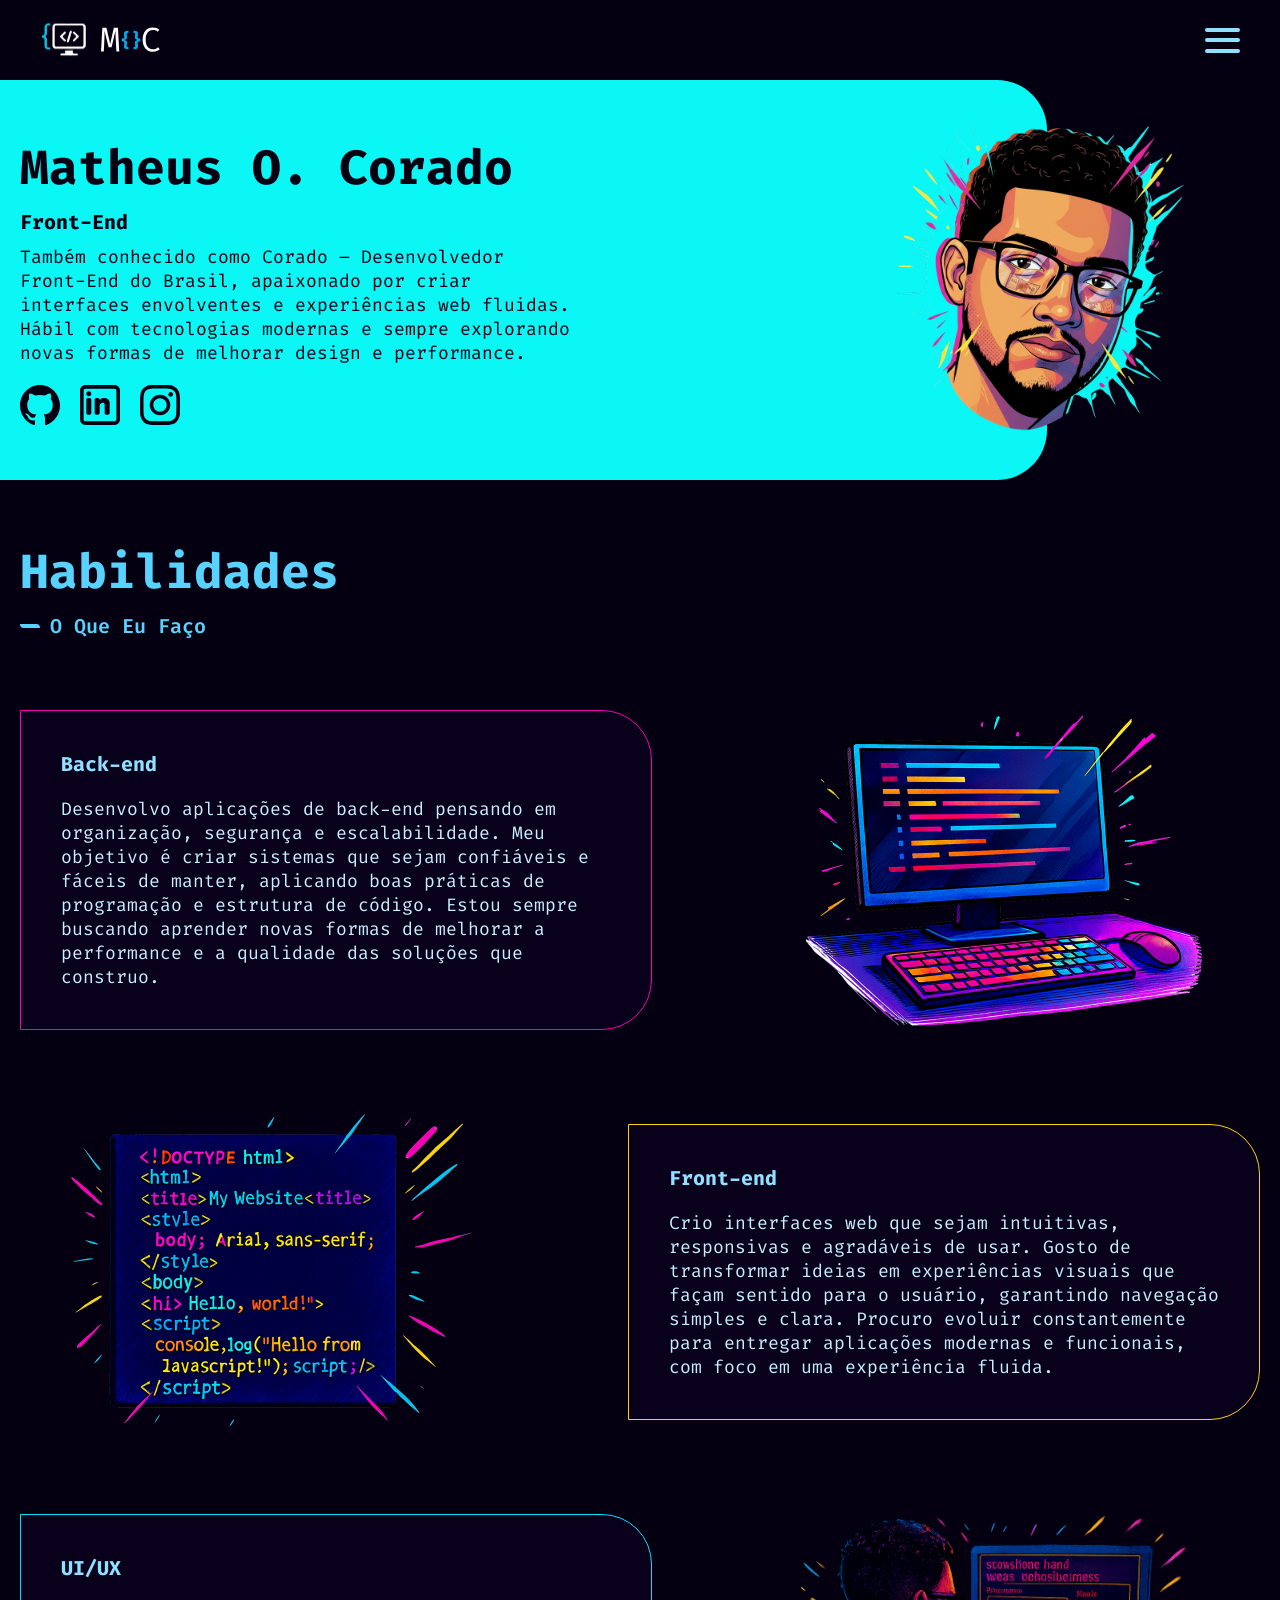
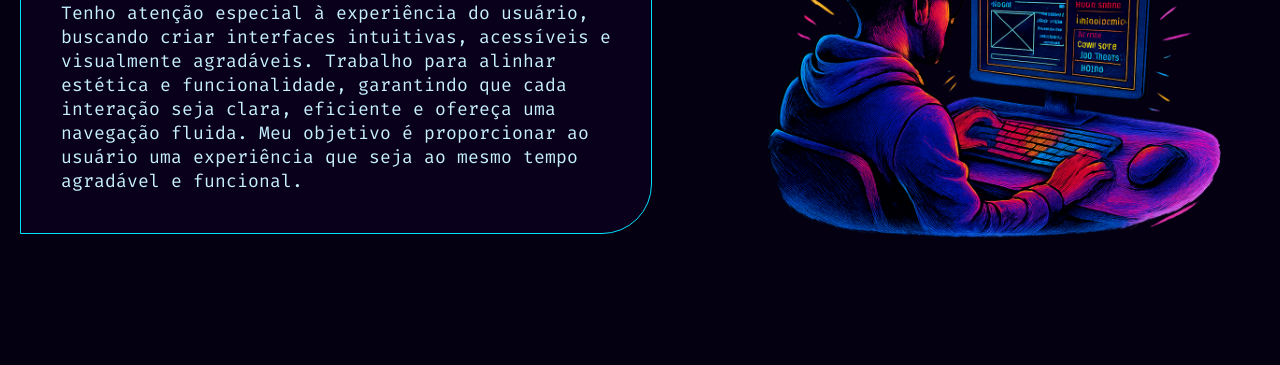
<file: index.html>
<!DOCTYPE html>
<html lang="pt-br">

<head>
  <meta charset="UTF-8">
  <meta name="viewport" content="width=device-width, initial-scale=1.0">
  <link rel="stylesheet" href="./css/style.css">
  <link rel="preconnect" href="https://fonts.googleapis.com">
  <link rel="preconnect" href="https://fonts.gstatic.com" crossorigin>
  <link href="https://fonts.googleapis.com/css2?family=Fira+Code:wght@300..700&display=swap" rel="stylesheet">
  <title>Portfólio</title>
</head>

<body>

  <header class="header container">
    <img src="./img/Logo.svg" alt="Matheus Corado">

    <div class="header-hamb" id="hamburger">
      <span></span>
      <span></span>
      <span></span>
    </div>

    <nav class="menu-dropdown" id="menu">
      <ul>
        <li><a href="#Habilidades">Habilidades</a></li>
        <li><a href="#Trabalhos">Trabalhos</a></li>
        <li><a href="#Contato">Contato</a></li>
      </ul>
    </nav>
  </header>

  <main class="main-bg">
    <div class="container">
      <div class="main">

        <div class="main-info" id="main-info">
          <h1>Matheus O. Corado</h1>
          <h2>Front-End</h2>
          <p>
            Também conhecido como Corado – Desenvolvedor Front-End do Brasil, apaixonado por criar interfaces envolventes e experiências web fluidas. Hábil com tecnologias modernas e sempre explorando novas formas de melhorar design e performance.
          </p>

          <ul class="icons">
            <li class="icon"><a href="https://github.com/MatheusCorado"><img src="./img/github.svg" alt="github"></a></li>
            <li class="icon"><a href="#"><img src="./img/linkedin.svg" alt="linkedin"></a></li>
            <li class="icon"><a href="https://www.instagram.com/matheus.corado.779/?next=%2Fmatthew_corado%2F"><img src="./img/instagram.svg" alt="instagram"></a></li>
          </ul>
        </div>

        <div id="main-background" class="main-background">
          <div class="direita"></div>
          <div class="esquerda"></div>
          <img src="./img/Matheus.png" alt="Foto de perfil" class="main-img" id="main-img">
        </div>

      </div>
    </div>
  </main>
  <section class="container habilidades" aria-label="Habilidades" id="Habilidades">
    <div>
      <h1>Habilidades</h1>
      <h2>O Que Eu Faço</h2>
    </div>
    <ul class="habilidades-lista">
      <li class="habilidades-lista-item">
        <div>
          <h3>Back-end</h3>
          <p>Desenvolvo aplicações de back-end pensando em organização, segurança e escalabilidade. Meu objetivo é criar sistemas que sejam confiáveis e fáceis de manter, aplicando boas práticas de programação e estrutura de código. Estou sempre buscando aprender novas formas de melhorar a performance e a qualidade das soluções que construo.</p>
        </div>
        <img src="./img/habilidades-1.png" alt="">
      </li>
      <li class="habilidades-lista-item">
        <img src="./img/habilidades-2.png" alt="">
        <div>
          <h3>Front-end</h3>
          <p>Crio interfaces web que sejam intuitivas, responsivas e agradáveis de usar. Gosto de transformar ideias em experiências visuais que façam sentido para o usuário, garantindo navegação simples e clara. Procuro evoluir constantemente para entregar aplicações modernas e funcionais, com foco em uma experiência fluida.</p>
        </div>
      </li>
      <li class="habilidades-lista-item">
        <div>
          <h3>UI/UX</h3>
          <p>Tenho atenção especial à experiência do usuário, buscando criar interfaces intuitivas, acessíveis e visualmente agradáveis. Trabalho para alinhar estética e funcionalidade, garantindo que cada interação seja clara, eficiente e ofereça uma navegação fluida. Meu objetivo é proporcionar ao usuário uma experiência que seja ao mesmo tempo agradável e funcional.</p>
        </div>
        <img src="./img/habilidades-3.png" alt="">
      </li>
    </ul>
  </section>
  <script src="./script.js"></script>
</body>

</html>
</file>
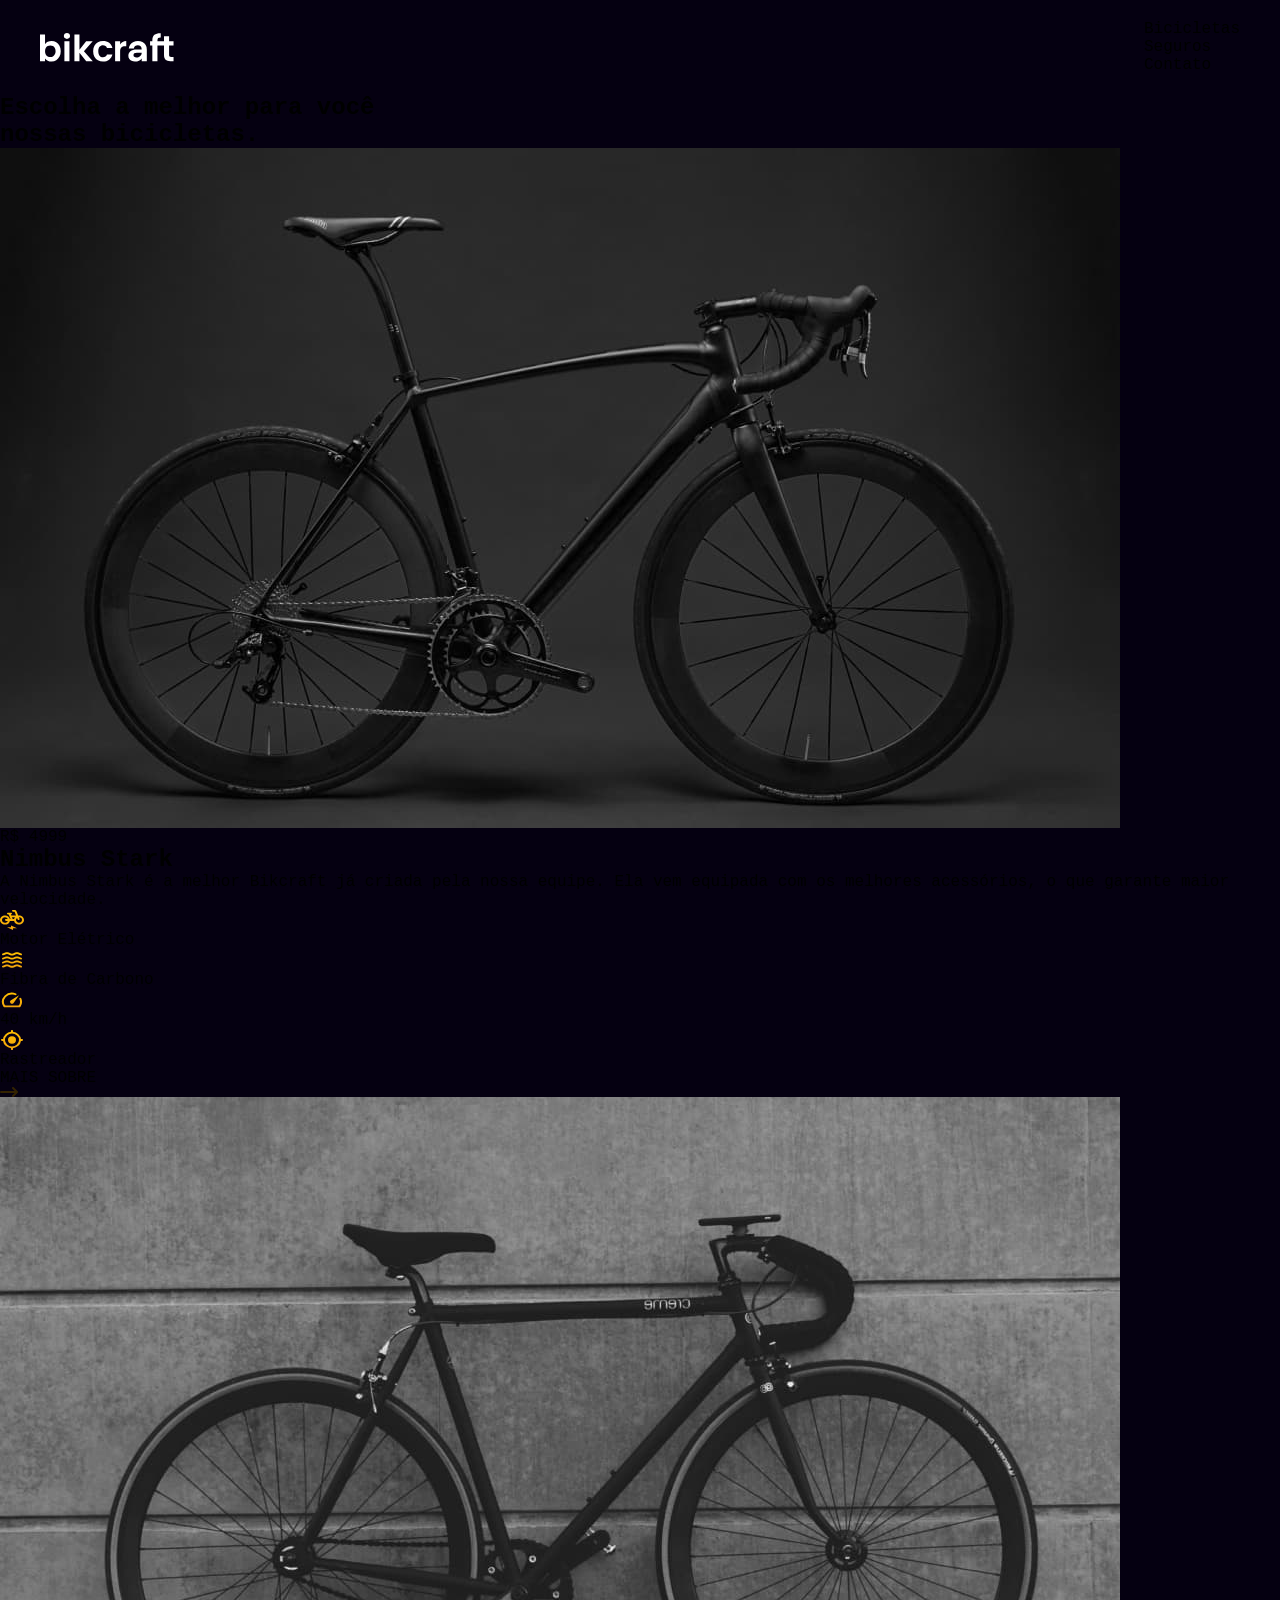
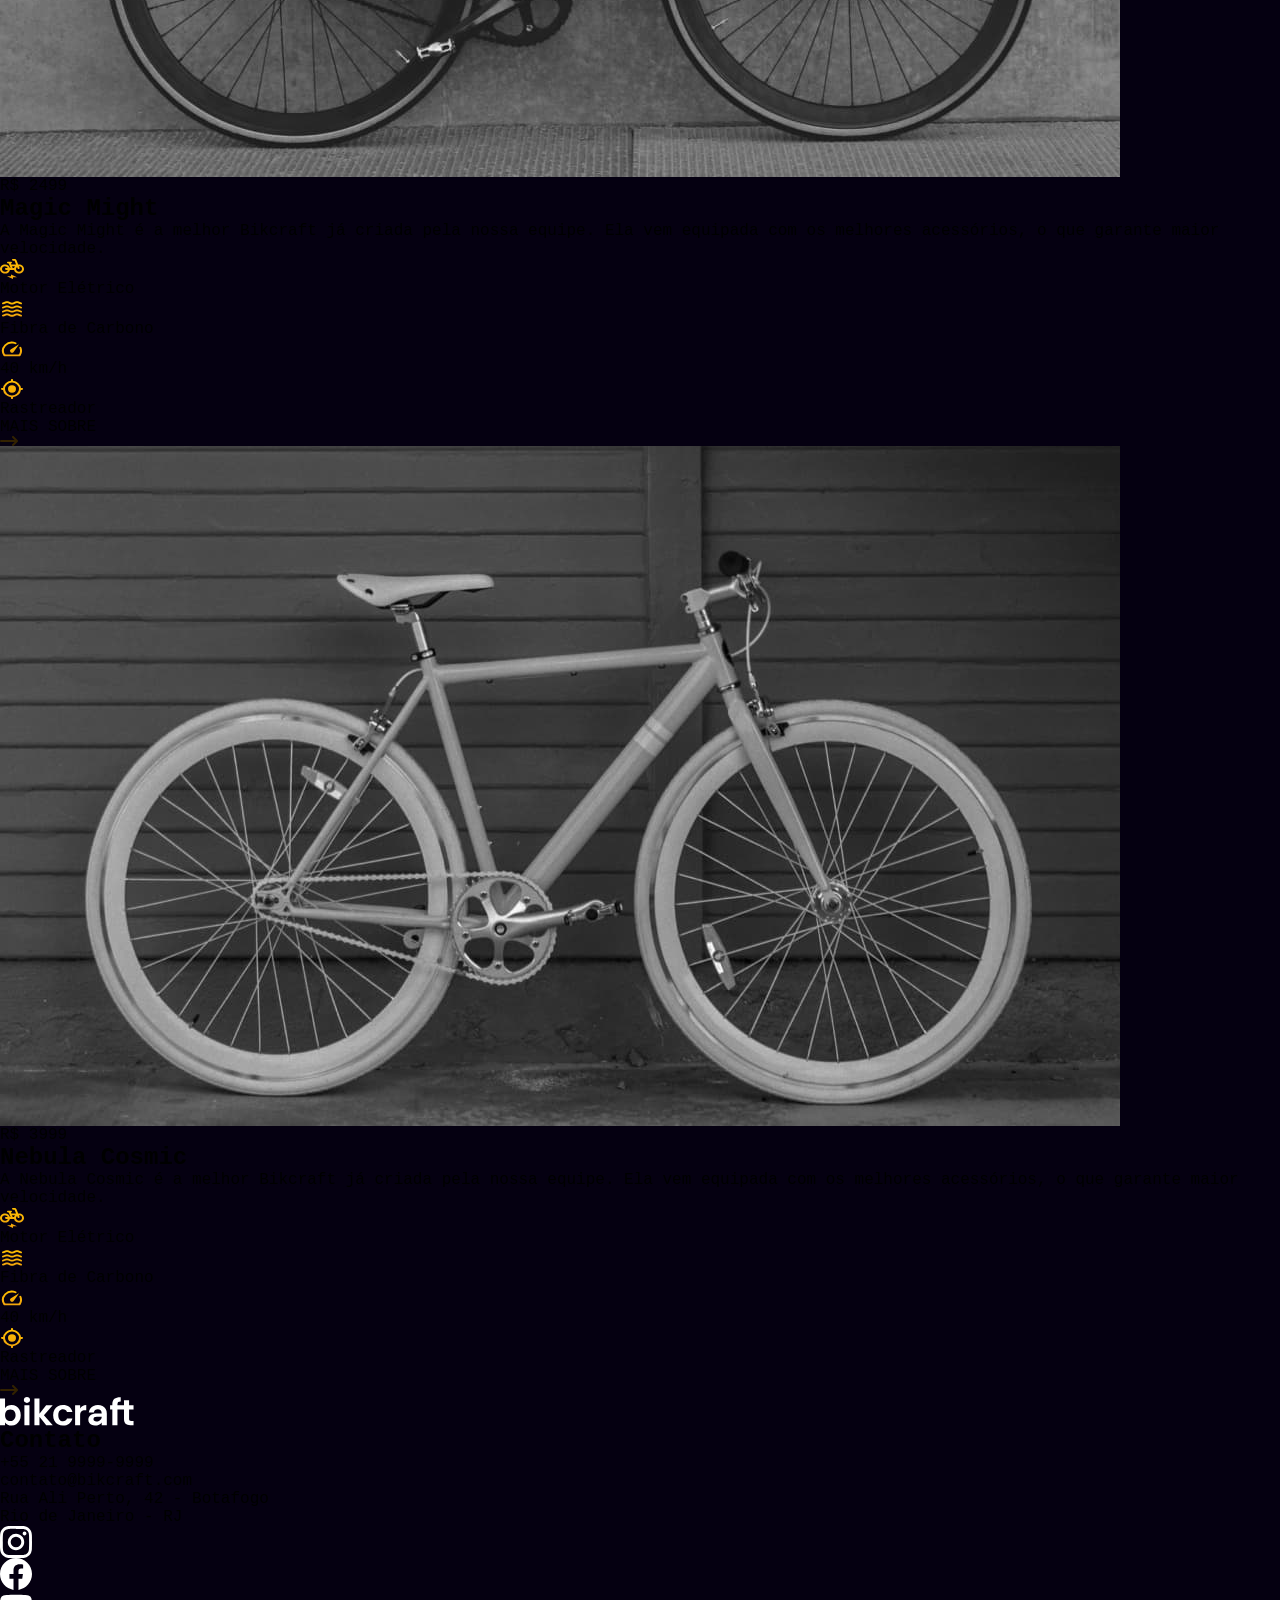
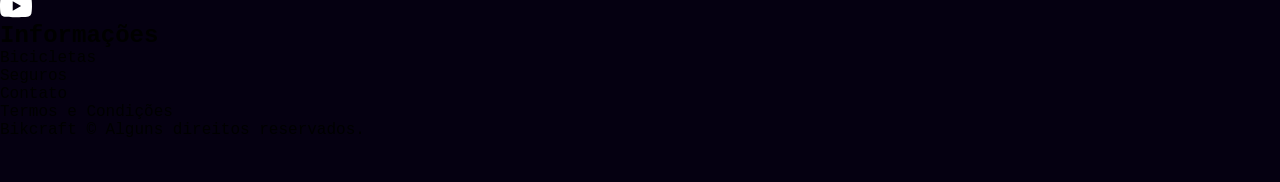
<file: bicicletas.html>
<!DOCTYPE html>
<html lang="pt-br">

<head>
  <meta charset="UTF-8">
  <meta name="viewport" content="width=device-width, initial-scale=1.0">
  <meta name="description" content="Bicicletas Eletricas BikCraft">
  <link rel="shortcut icon" href="./favicon.svg" type="image/x-icon">
  <link rel="stylesheet" href="./css/style.css">
  <link rel="preconnect" href="https://fonts.googleapis.com">
  <link rel="preconnect" href="https://fonts.gstatic.com" crossorigin>
  <link href="https://fonts.googleapis.com/css2?family=Poppins:wght@400;600;700&family=Roboto:wght@400;500&display=swap" rel="stylesheet">
  <title>BikCraft</title>
</head>

<body>
  <header class="header-bg">
    <div class="header">
      <a href="./"><img src="./img/bikcraft.svg" alt="bikcraft"></a>
      <nav aria-label="primaria">
        <ul class="header-menu menu-text p-400  ">
          <li><a href="/bicicletas.html">Bicicletas</a></li>
          <li><a href="/seguros.html">Seguros</a></li>
          <li><a href="/contato.html">Contato</a></li>
        </ul>
      </nav>
    </div>
  </header>
  <article aria-label="nossas bicicletas">
    <div class="bicicletas-header-bg">
      <div class="bicicletas-header">
        <h2 class="f-24 texto-maiusculo cor-5 r-400">Escolha a melhor para você</h2>
        <h1 class="f-64 cor-w p-600">nossas bicicletas<span class="detalhe">.</span></h1>
      </div>
    </div>
    <div class="bicicletas-lista-item">
      <div class="bicicletas-img">
        <img src="./img/bicicletas/nimbus.jpg" alt="">
        <span class="cor-w f-18 r-400">R$ 4999</span>
      </div>
      <div class="bicicletas-lista-item-info">
        <h2 class="f-36 p-600 cor-11">Nimbus Stark</h2>
        <p class="f-18 r-500 cor-8">A Nimbus Stark é a melhor Bikcraft já criada pela nossa equipe. Ela vem equipada com os melhores acessórios, o que garante maior velocidade.</p>
        <ul class="bicicletas-lista-lista f-18 p-400 cor-8">
          <img src="/img/icones/eletrica.svg" width=24px height=22px alt="">
          <li>Motor Elétrico</li>
          <img src="/img/icones/carbono.svg" width=24px height=22px alt="">
          <li>Fibra de Carbono</li>
          <img src="/img/icones/velocidade.svg" width=24px height=22px alt="">
          <li>40 km/h</li>
          <img src="/img/icones/rastreador.svg" width=24px height=22px alt="">
          <li>Rastreador</li>
        </ul>
        <a class="botao" href="./bicicletas/ninbus.html">MAIS SOBRE<img class="seta" width="18" height="10" src="./img/icones/seta.svg"></a>
      </div>
    </div>
    <div class="bicicletas-bg">
      <div class="bicicletas-lista-item">
        <div class="bicicletas-img">
          <img src="./img/bicicletas/magic.jpg" alt="">
          <span class="cor-w f-18 r-400">R$ 2499</span>
        </div>
        <div class="bicicletas-lista-item-info">
          <h2 class="f-36 p-600 cor-w">Magic Might</h2>
          <p class="f-18 r-500 cor-5">A Magic Might é a melhor Bikcraft já criada pela nossa equipe. Ela vem equipada com os melhores acessórios, o que garante maior velocidade.</p>
          <ul class="bicicletas-lista-lista f-18 p-400 cor-5">
            <img src="/img/icones/eletrica.svg" width=24px height=22px alt="">
            <li>Motor Elétrico</li>
            <img src="/img/icones/carbono.svg" width=24px height=22px alt="">
            <li>Fibra de Carbono</li>
            <img src="/img/icones/velocidade.svg" width=24px height=22px alt="">
            <li>40 km/h</li>
            <img src="/img/icones/rastreador.svg" width=24px height=22px alt="">
            <li>Rastreador</li>
          </ul>
          <a class="botao" href="./bicicletas/magic.html">MAIS SOBRE<img class="seta" width="18" height="10" src="./img/icones/seta.svg"></a>
        </div>
      </div>
    </div>
    <div class="bicicletas-lista-item">
      <div class="bicicletas-img">
        <img src="./img/bicicletas/nebula.jpg" alt="">
        <span class="cor-w f-18 r-400">R$ 3999</span>
      </div>
      <div class="bicicletas-lista-item-info">
        <h2 class="f-36 p-600 cor-11">Nebula Cosmic</h2>
        <p class="f-18 r-500 cor-8">A Nebula Cosmic é a melhor Bikcraft já criada pela nossa equipe. Ela vem equipada com os melhores acessórios, o que garante maior velocidade.</p>
        <ul class="bicicletas-lista-lista f-18 p-400 cor-8">
          <img src="/img/icones/eletrica.svg" width=24px height=22px alt="">
          <li>Motor Elétrico</li>
          <img src="/img/icones/carbono.svg" width=24px height=22px alt="">
          <li>Fibra de Carbono</li>
          <img src="/img/icones/velocidade.svg" width=24px height=22px alt="">
          <li>40 km/h</li>
          <img src="/img/icones/rastreador.svg" width=24px height=22px alt="">
          <li>Rastreador</li>
        </ul>
        <a class="botao" href="./bicicletas/nebula.html">MAIS SOBRE<img class="seta" width="18" height="10" src="./img/icones/seta.svg"></a>
      </div>
    </div>
  </article>
  <footer class="footer-bg">
    <div class="footer">
      <a class="footer-img" href="./"><img src="./img/bikcraft.svg" alt="bikcraft"></a>
      <div class="footer-contato">
        <h2 class="f-24 cor-w p-400">Contato</h2>
        <ul class="contato-lista f-18  r-500">
          <li><a class="cor-5" href="./">+55 21 9999-9999</li></a>
          <li><a class="cor-5" href="./">contato@bikcraft.com</li></a>
          <li><a class="cor-5" href="./">Rua Ali Perto, 42 - Botafogo</li></a>
          <li><a class="cor-5" href="./">Rio de Janeiro - RJ</li></a>
        </ul>
        <ul class="footer-redes">
          <li><a href="./"><img src="./img/redes/instagram.svg" alt="instagram"></a></li>
          <li><a href="./"><img src="./img/redes/facebook.svg" alt="facebook"></a></li>
          <li><a href="./"><img src="./img/redes/youtube.svg" alt="youtube"></a></li>
        </ul>
      </div>
      <div class="footer-Informações">
        <h2 class="f-24 cor-w p-400">Informações</h2>
        <ul class="f-18  r-500">
          <li><a class="cor-5" href="./bicicletas.html">Bicicletas</a></li>
          <li><a class="cor-5" href="./seguros">Seguros</a></li>
          <li><a class="cor-5" href="./contato">Contato</a></li>
          <li><a class="cor-5" href="./termos">Termos e Condições</a></li>
        </ul>
      </div>
    </div>
    <p class="direitos f-18 cor-6  r-400">Bikcraft © Alguns direitos reservados.</p>
  </footer>
</body>

</html>
</file>
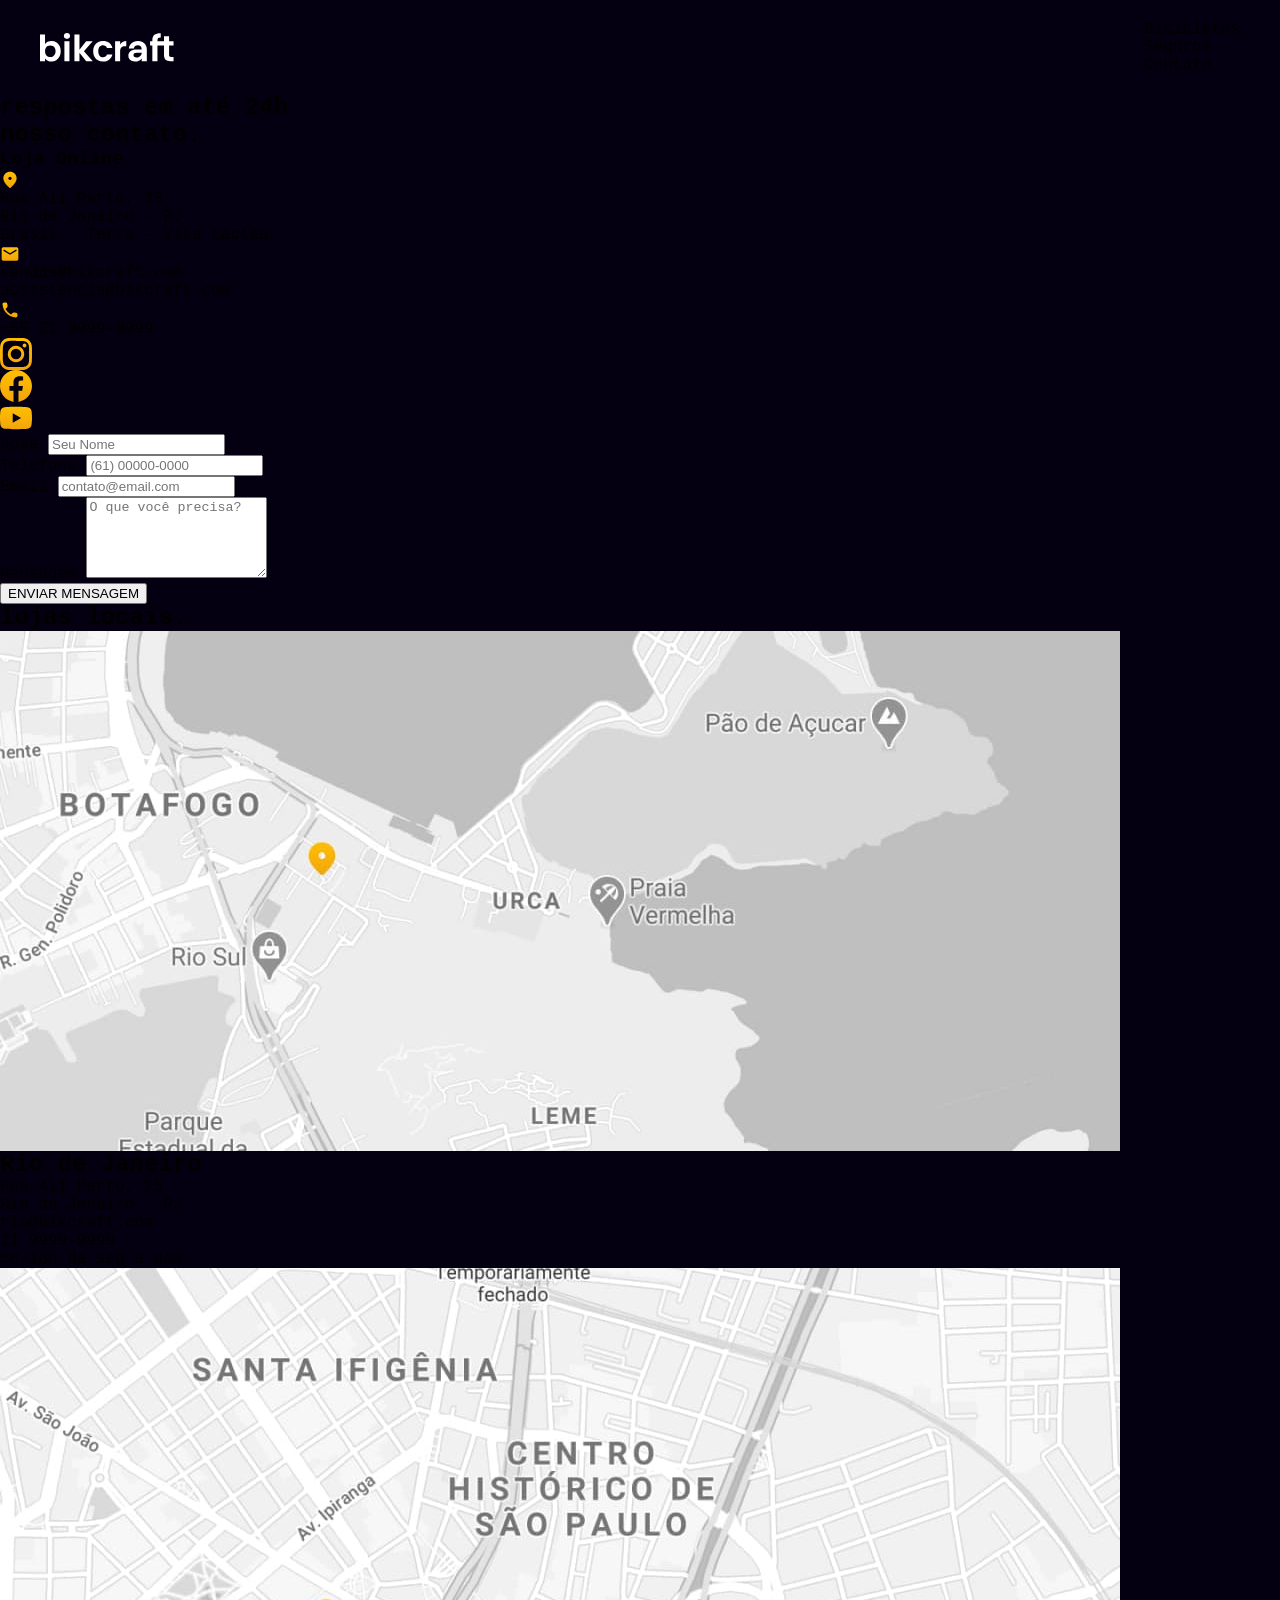
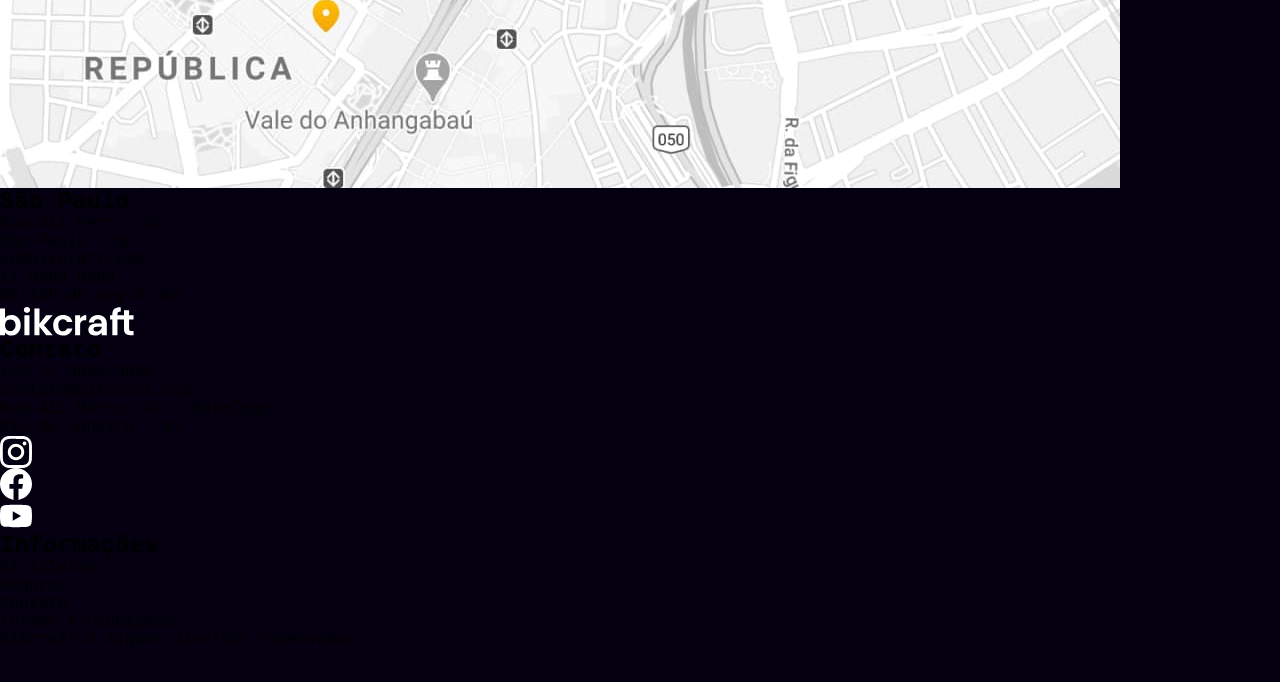
<file: contato.html>
<!DOCTYPE html>
<html lang="pt-br">

<head>
  <meta charset="UTF-8">
  <meta name="viewport" content="width=device-width, initial-scale=1.0">
  <meta name="description" content="Bicicletas Eletricas BikCraft">
  <link rel="shortcut icon" href="./favicon.svg" type="image/x-icon">
  <link rel="stylesheet" href="/css/style.css">
  <link rel="preconnect" href="https://fonts.googleapis.com">
  <link rel="preconnect" href="https://fonts.gstatic.com" crossorigin>
  <link href="https://fonts.googleapis.com/css2?family=Poppins:wght@400;600;700&family=Roboto:wght@400;500&display=swap" rel="stylesheet">
  <title>BikCraft</title>
</head>

<body>
  <header class="header-bg">
    <div class="header">
      <a href="/index.html"><img src="/img/bikcraft.svg" alt="bikcraft"></a>
      <nav aria-label="primaria">
        <ul class="header-menu menu-text p-400  ">
          <li><a href="/bicicletas.html">Bicicletas</a></li>
          <li><a href="/seguros.html">Seguros</a></li>
          <li><a href="/contato.html">Contato</a></li>
        </ul>
      </nav>
    </div>
  </header>
  <article aria-label="contato" class="contato-bg">
    <div class="contato-header">
      <h2 class="f-24 texto-maiusculo cor-5 r-400">respostas em até 24h</h2>
      <h1 class="f-64 cor-w p-600">nosso contato<span class="detalhe">.</span></h1>
    </div>
    <div class="contato">
      <div class="contato-info">
        <h3 class="p-600 f-16 cor-w">Loja Online</h3>
        <div class="contato-local r-500 f-16 cor-4">
          <img src="/img/icones/local.svg" alt="">
          <ul>
            <li>Rua Ali Perto, 35</li>
            <li>Rio de Janeiro - RJ</li>
            <li>Brasil - Terra - Vita Láctea</li>
          </ul>
        </div>
        <div class="contato-email r-500 f-16 cor-4">
          <img src="/img/icones/email.svg" alt="">
          <ul>
            <li>vendas@bikcraft.com</li>
            <li>assistencia@bikcraft.com</li>
          </ul>
        </div>
        <div class="contato-telefone r-500 f-16 cor-4">
          <img src="/img/icones/telefone.svg" alt="">
          <ul>
            <li>+55 21 9999-9999</li>
          </ul>
        </div>
        <ul class="contato-redes">
          <li><a href="./"><img src="/img/redes/instagram-p.svg" alt="instagram"></a></li>
          <li><a href="./"><img src="/img/redes/facebook-p.svg" alt="facebook"></a></li>
          <li><a href="./"><img src="/img/redes/youtube-p.svg" alt="youtube"></a></li>
        </ul>
      </div>
      <form class="contato-form" action="./" method="post">
        <div class="form-nome">
          <label class="p-400 cor-11 f-16" for="nome">Nome</label>
          <input class="r-500 cor-7 f-16" type="text" id="nome" name="nome" placeholder="Seu Nome" />
        </div>
        <div class="form-telefone">
          <label class="p-400 cor-11 f-16" for="telefone">Telefone</label>
          <input class="r-500 cor-7 f-16" type="number" id="telefone" name="telefone" placeholder="(61) 00000-0000" />
        </div>
        <div class="form-email">
          <label class="p-400 cor-11 f-16" for="email">Email</label>
          <input class="r-500 cor-7 f-16" type="email" id="email" name="email" placeholder="contato@email.com">
        </div>
        <div class="form-mensagem">
          <label class="p-400 cor-11 f-16" for="mensagem">Mensagem</label>
          <textarea class="r-500 cor-7 f-16" name="mensagem" id="mensagem" rows="5" placeholder="O que você precisa?"></textarea>
        </div>
        <button class="form-botao">ENVIAR MENSAGEM</button>
      </form>
    </div>
  </article>
  <article aria-label="lojas-contato" class="lojas-contato-bg">
    <div class="lojas-contato">
      <h1 class="f-64  p-600">lojas locais<span class="detalhe">.</span></h1>
      <ul class="lojas-lista">
        <li>
          <img src="/img/lojas/rj.jpg" alt="">
          <div class="lojas-lista-info">
            <h2 class="f-32  p-600">Rio de Janeiro</h2>
            <div class="lojas-lista-lista">
              <ul class="r-400 f-16 cor-8">
                <li>Rua Ali Perto, 25</li>
                <li>Rio de Janeiro - RJ</li>
              </ul>
              <ul class="r-400 f-16 cor-8">
                <li>rio@bikcraft.com</li>
                <li>21 9999-9999</li>
              </ul>
            </div>
            <span class=" f-14  p-600">
              08-18h de seg à dom
            </span>
          </div>
        </li>
        <li>
          <img src="/img/lojas/sp.jpg" alt="">
          <div class="lojas-lista-info">
            <h2 class="f-32  p-600">São Paulo</h2>
            <div class="lojas-lista-lista">
              <ul class="r-400 f-16 cor-8">
                <li>Rua Ali Perto, 25</li>
                <li>São Paulo - SP</li>
              </ul>
              <ul class="r-400 f-16 cor-8">
                <li>sp@bikcraft.com</li>
                <li>11 9999-9999</li>
              </ul>
            </div>
            <span class="f-14  p-600">
              08-18h de seg à dom
            </span>
          </div>
        </li>
      </ul>
    </div>
  </article>

  <footer class="footer-bg">
    <div class="footer">
      <a class="footer-img" href="./"><img src="/img/bikcraft.svg" alt="bikcraft"></a>
      <div class="footer-contato">
        <h2 class="f-24 cor-w p-400">Contato</h2>
        <ul class="contato-lista f-18  r-500">
          <li><a class="cor-5" href="/">+55 21 9999-9999</li></a>
          <li><a class="cor-5" href="/">contato@bikcraft.com</li></a>
          <li><a class="cor-5" href="/">Rua Ali Perto, 42 - Botafogo</li></a>
          <li><a class="cor-5" href="/">Rio de Janeiro - RJ</li></a>
        </ul>
        <ul class="footer-redes">
          <li><a href="./"><img src="/img/redes/instagram.svg" alt="instagram"></a></li>
          <li><a href="./"><img src="/img/redes/facebook.svg" alt="facebook"></a></li>
          <li><a href="./"><img src="/img/redes/youtube.svg" alt="youtube"></a></li>
        </ul>
      </div>
      <div class="footer-Informações">
        <h2 class="f-24 cor-w p-400">Informações</h2>
        <ul class="f-18  r-500">
          <li><a class="cor-5" href="/bicicletas.html">Bicicletas</a></li>
          <li><a class="cor-5" href="/seguros">Seguros</a></li>
          <li><a class="cor-5" href="/contato">Contato</a></li>
          <li><a class="cor-5" href="/termos">Termos e Condições</a></li>
        </ul>
      </div>
    </div>
    <p class="direitos f-18 cor-6  r-400">Bikcraft © Alguns direitos reservados.</p>
  </footer>
</body>

</html>
</file>
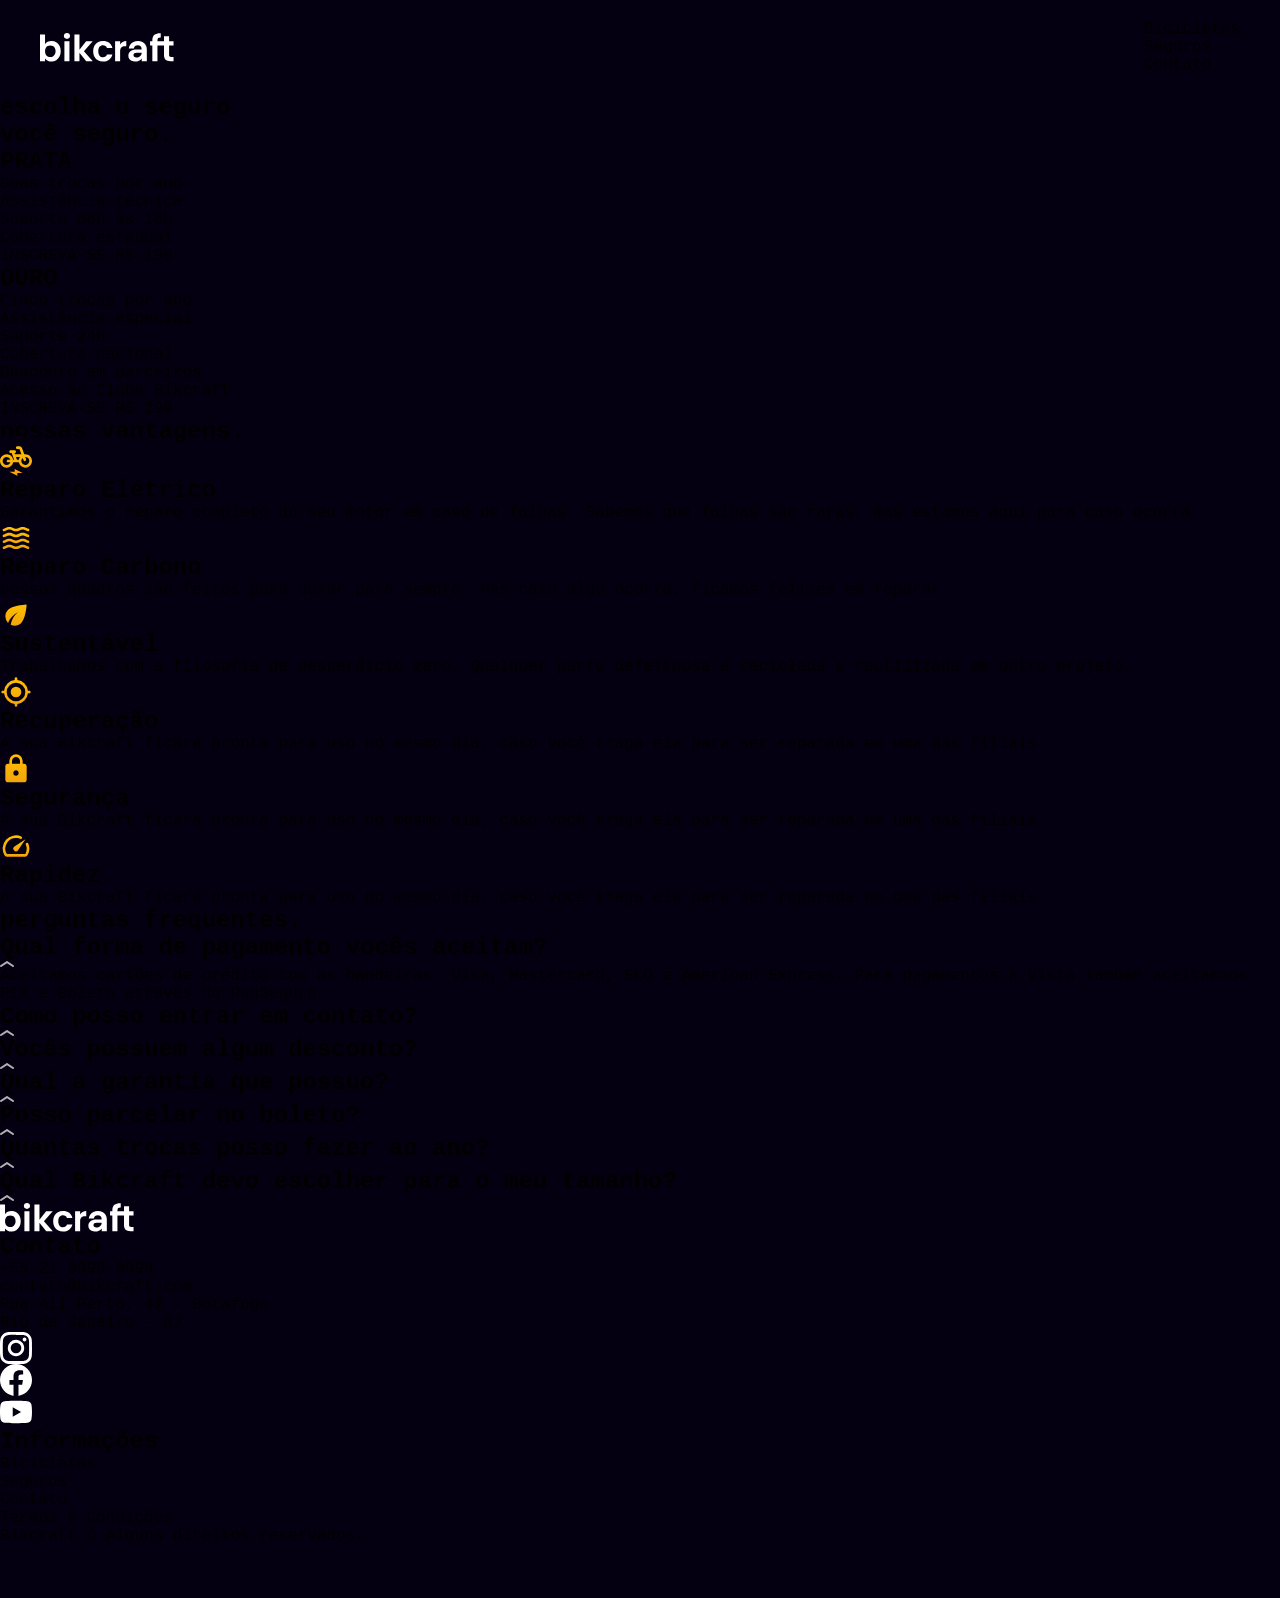
<file: seguros.html>
<!DOCTYPE html>
<html lang="pt-br">

<head>
  <meta charset="UTF-8">
  <meta name="viewport" content="width=device-width, initial-scale=1.0">
  <meta name="description" content="Bicicletas Eletricas BikCraft">
  <link rel="shortcut icon" href="./favicon.svg" type="image/x-icon">
  <link rel="stylesheet" href="/css/style.css">
  <link rel="preconnect" href="https://fonts.googleapis.com">
  <link rel="preconnect" href="https://fonts.gstatic.com" crossorigin>
  <link href="https://fonts.googleapis.com/css2?family=Poppins:wght@400;600;700&family=Roboto:wght@400;500&display=swap" rel="stylesheet">
  <title>BikCraft</title>
</head>

<body>
  <header class="header-bg">
    <div class="header">
      <a href="/index.html"><img src="/img/bikcraft.svg" alt="bikcraft"></a>
      <nav aria-label="primaria">
        <ul class="header-menu menu-text p-400  ">
          <li><a href="/bicicletas.html">Bicicletas</a></li>
          <li><a href="/seguros.html">Seguros</a></li>
          <li><a href="/contato.html">Contato</a></li>
        </ul>
      </nav>
    </div>
  </header>
  <article aria-label="seguros" class="seguros-bg">
    <div class="seguros-header">
      <h2 class=" f-24 texto-maiusculo cor-5 r-400">escolha o seguro</h2>
      <h1 class="f-64 cor-w p-600">você seguro<span class="detalhe">.</span></h1>
    </div>
    <div class="seguros-lista">
      <div class="seguros-item">
        <h2 class="f-36 cor-6 p-600">PRATA</h2>
        <ul class="f-18 r-400 cor-w">
          <li>Duas trocas por ano</li>
          <li>Assistência técnica
          </li>
          <li>Suporte 08h às 18h</li>
          <li>Cobertura estadual</li>
        </ul>
        <a class="seguro-botao" href="">INSCREVA-SE</a>
        <span class="f-36 p-600">R$ 199</span>
      </div>
      <div class="seguros-item">
        <h2 class="f-36 cor-p-1 p-600">OURO</h2>
        <ul class="f-18 r-400 cor-w">
          <li>Cinco trocas por ano</li>
          <li>Assistência especial
          </li>
          <li>Suporte 24h</li>
          <li>Cobertura nacional</li>
          <li>Desconto em parceiros</li>
          <li>Acesso ao Clube Bikcraft</li>
        </ul>
        <a class="botao" href="">INSCREVA-SE</a>
        <span class="f-36 p-600">R$ 299</span>
      </div>
    </div>
  </article>
  <article aria-label="seguros-vantagens" class="seguros-vantagens-bg">
    <h1 class="f-64 cor-w p-600">nossas vantagens<span class="detalhe">.</span></h1>
    <ul class="seguros-vantagens">
      <li class="seguros-vantagens-item">
        <img src="/img/icones/eletrica.svg" alt="">
        <h2 class="f-24 p-600 cor-w">Reparo Elétrico</h2>
        <p class="r-500 f-18 cor-6">Garantimos o reparo completo do seu motor em caso de falhas. Sabemos que falhas são raras, mas estamos aqui para caso ocorra.</p>
      </li>
      <li class="seguros-vantagens-item">
        <img src="/img/icones/carbono.svg" alt="">
        <h2 class="f-24 p-600 cor-w">Reparo Carbono</h2>
        <p class="r-500 f-18 cor-6">Nossos quadros são feitos para durar para sempre. Mas caso algo ocorra, ficamos felizes em reparar.</p>
      </li>
      <li class="seguros-vantagens-item">
        <img src="/img/icones/sustentavel.svg" alt="">
        <h2 class="f-24 p-600 cor-w">Sustentável</h2>
        <p class="r-500 f-18 cor-6">Trabalhamos com a filosofia de desperdício zero. Qualquer parte defeituosa é reciclada e reutilizada em outro projeto.</p>
      </li>
      <li class="seguros-vantagens-item">
        <img src="/img/icones/rastreador.svg" alt="">
        <h2 class="f-24 p-600 cor-w">Recuperação</h2>
        <p class="r-500 f-18 cor-6">A sua Bikcraft ficará pronta para uso no mesmo dia, caso você traga ela para ser reparada em uma das filiais.</p>
      </li>
      <li class="seguros-vantagens-item">
        <img src="/img/icones/seguro.svg" alt="">
        <h2 class="f-24 p-600 cor-w">Segurança</h2>
        <p class="r-500 f-18 cor-6">A sua Bikcraft ficará pronta para uso no mesmo dia, caso você traga ela para ser reparada em uma das filiais.</p>
      </li>
      <li class="seguros-vantagens-item">
        <img src="/img/icones/velocidade.svg" alt="">
        <h2 class="f-24 p-600 cor-w">Rapidez</h2>
        <p class="r-500 f-18 cor-6">A sua Bikcraft ficará pronta para uso no mesmo dia, caso você traga ela para ser reparada em uma das filiais.</p>
      </li>
    </ul>
  </article>
  <article aria-label="perguntas-frequentes">
    <div class="perguntas-frequentes">
      <h1 class="f-64 cor-11 p-600">perguntas frequentes<span class="detalhe">.</span></h1>
      <ul class="perguntas-frequentes-lista">
        <li class="perguntas-frequentes-lista-aberta">
          <h2 class="p-600 cor-11 f-18">Qual forma de pagamento vocês aceitam?<img src="/img/icones/seta-abrir.svg" width="14" height="6" alt=""></h2>
          <p class="f-18 r-500 cor-9">Aceitamos cartões de crédito com as bandeiras: Visa, Mastercard, ELO e American Express. Para pagamentos à vista também aceitarmos PIX e Boleto através do PagSeguro.</p>
        </li>
        <li>
          <h2 class="p-600 cor-11 f-18">Como posso entrar em contato?<img src="/img/icones/seta-abrir.svg" width="14" height="6" alt=""></h2>
        </li>
        <li>
          <h2 class="p-600 cor-11 f-18">Vocês possuem algum desconto?<img src="/img/icones/seta-abrir.svg" width="14" height="6" alt=""></h2>
        </li>
        <li>
          <h2 class="p-600 cor-11 f-18">Qual a garantia que possuo?<img src="/img/icones/seta-abrir.svg" width="14" height="6" alt=""></h2>
        </li>
        <li>

          <h2 class="p-600 cor-11 f-18">Posso parcelar no boleto?<img src="/img/icones/seta-abrir.svg" width="14" height="6" alt=""></h2>
        </li>
        <li>
          <h2 class="p-600 cor-11 f-18">Quantas trocas posso fazer ao ano?<img src="/img/icones/seta-abrir.svg" width="14" height="6" alt=""></h2>
        </li>
        <li>
          <h2 class="p-600 cor-11 f-18">Qual Bikcraft devo escolher para o meu tamanho?<img src="/img/icones/seta-abrir.svg" width="14" height="6" alt=""></h2>
        </li>
      </ul>
    </div>
  </article>
  <footer class="footer-bg">
    <div class="footer">
      <a class="footer-img" href="./"><img src="/img/bikcraft.svg" alt="bikcraft"></a>
      <div class="footer-contato">
        <h2 class="f-24 cor-w p-400">Contato</h2>
        <ul class="contato-lista f-18  r-500">
          <li><a class="cor-5" href="/">+55 21 9999-9999</li></a>
          <li><a class="cor-5" href="/">contato@bikcraft.com</li></a>
          <li><a class="cor-5" href="/">Rua Ali Perto, 42 - Botafogo</li></a>
          <li><a class="cor-5" href="/">Rio de Janeiro - RJ</li></a>
        </ul>
        <ul class="footer-redes">
          <li><a href="./"><img src="/img/redes/instagram.svg" alt="instagram"></a></li>
          <li><a href="./"><img src="/img/redes/facebook.svg" alt="facebook"></a></li>
          <li><a href="./"><img src="/img/redes/youtube.svg" alt="youtube"></a></li>
        </ul>
      </div>
      <div class="footer-Informações">
        <h2 class="f-24 cor-w p-400">Informações</h2>
        <ul class="f-18  r-500">
          <li><a class="cor-5" href="/bicicletas.html">Bicicletas</a></li>
          <li><a class="cor-5" href="/seguros">Seguros</a></li>
          <li><a class="cor-5" href="/contato">Contato</a></li>
          <li><a class="cor-5" href="/termos">Termos e Condições</a></li>
        </ul>
      </div>
    </div>
    <p class="direitos f-18 cor-6  r-400">Bikcraft © Alguns direitos reservados.</p>
  </footer>
</body>

</html>
</file>
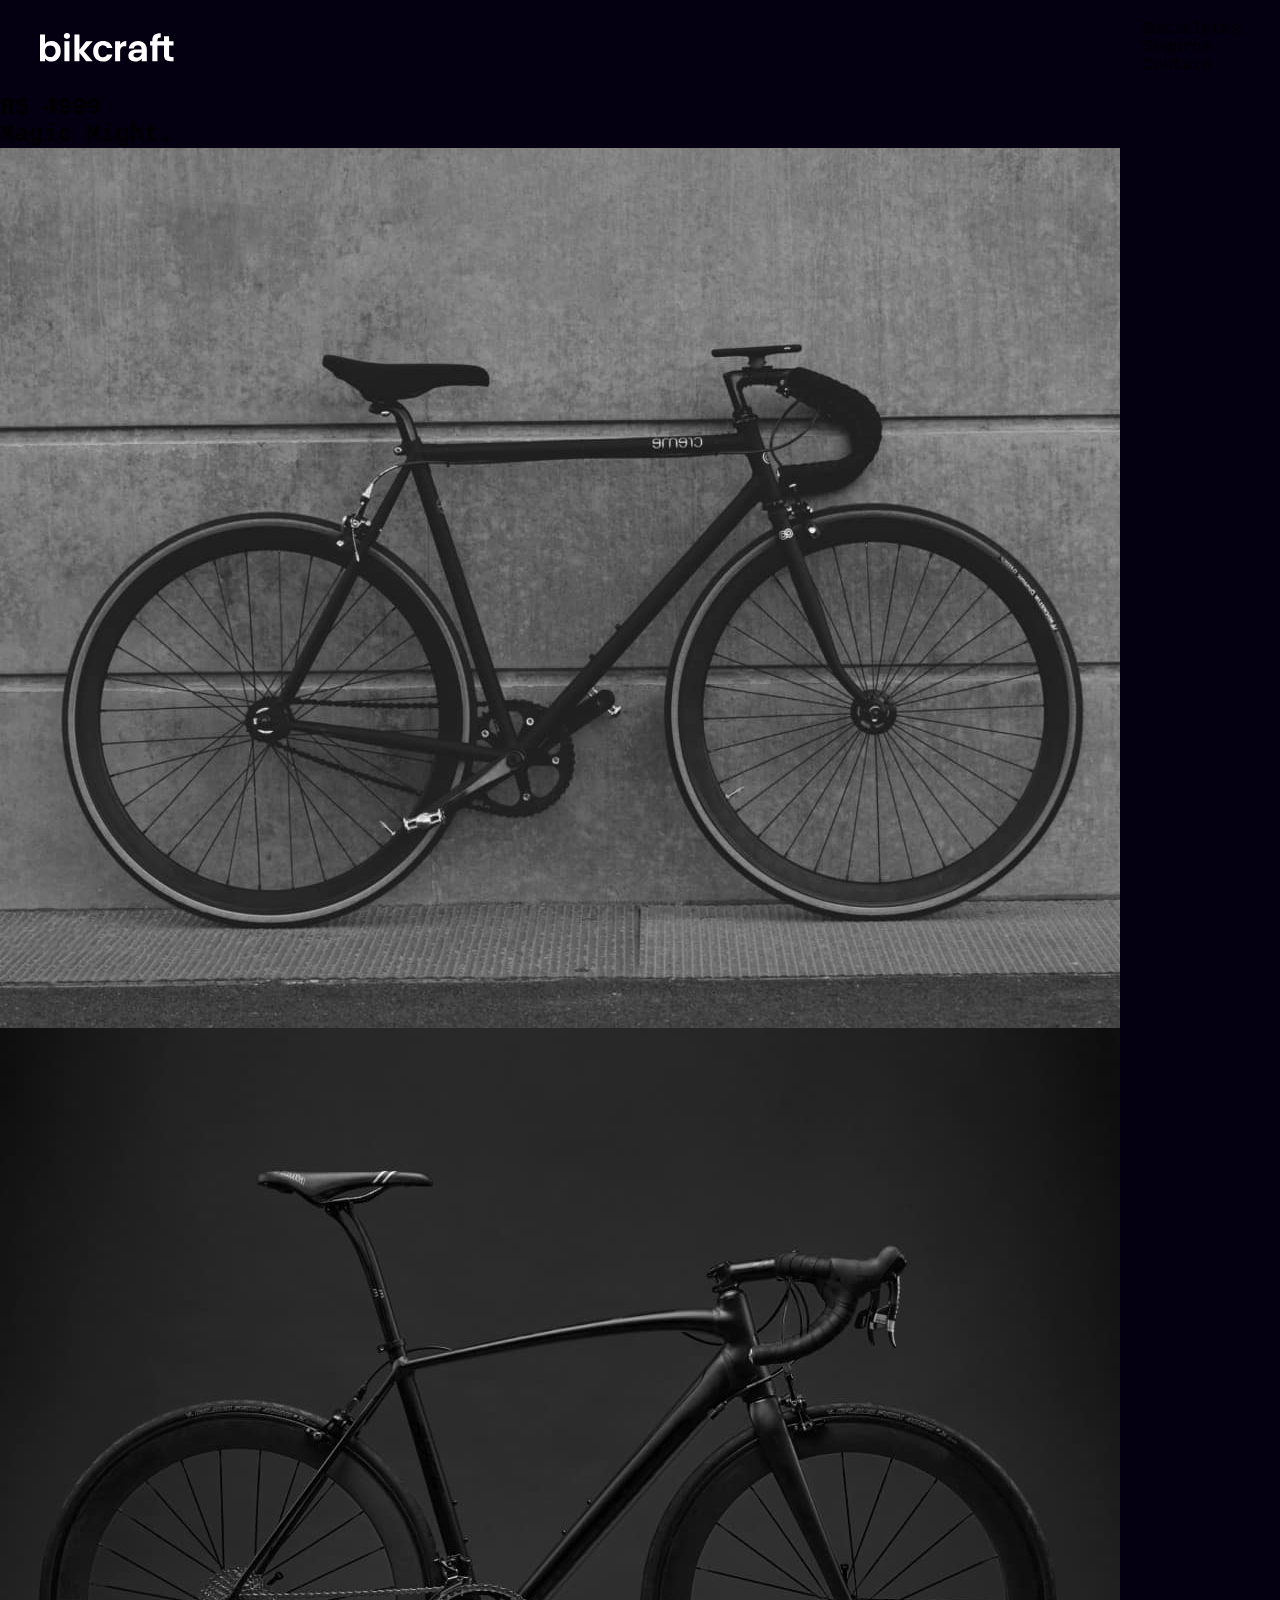
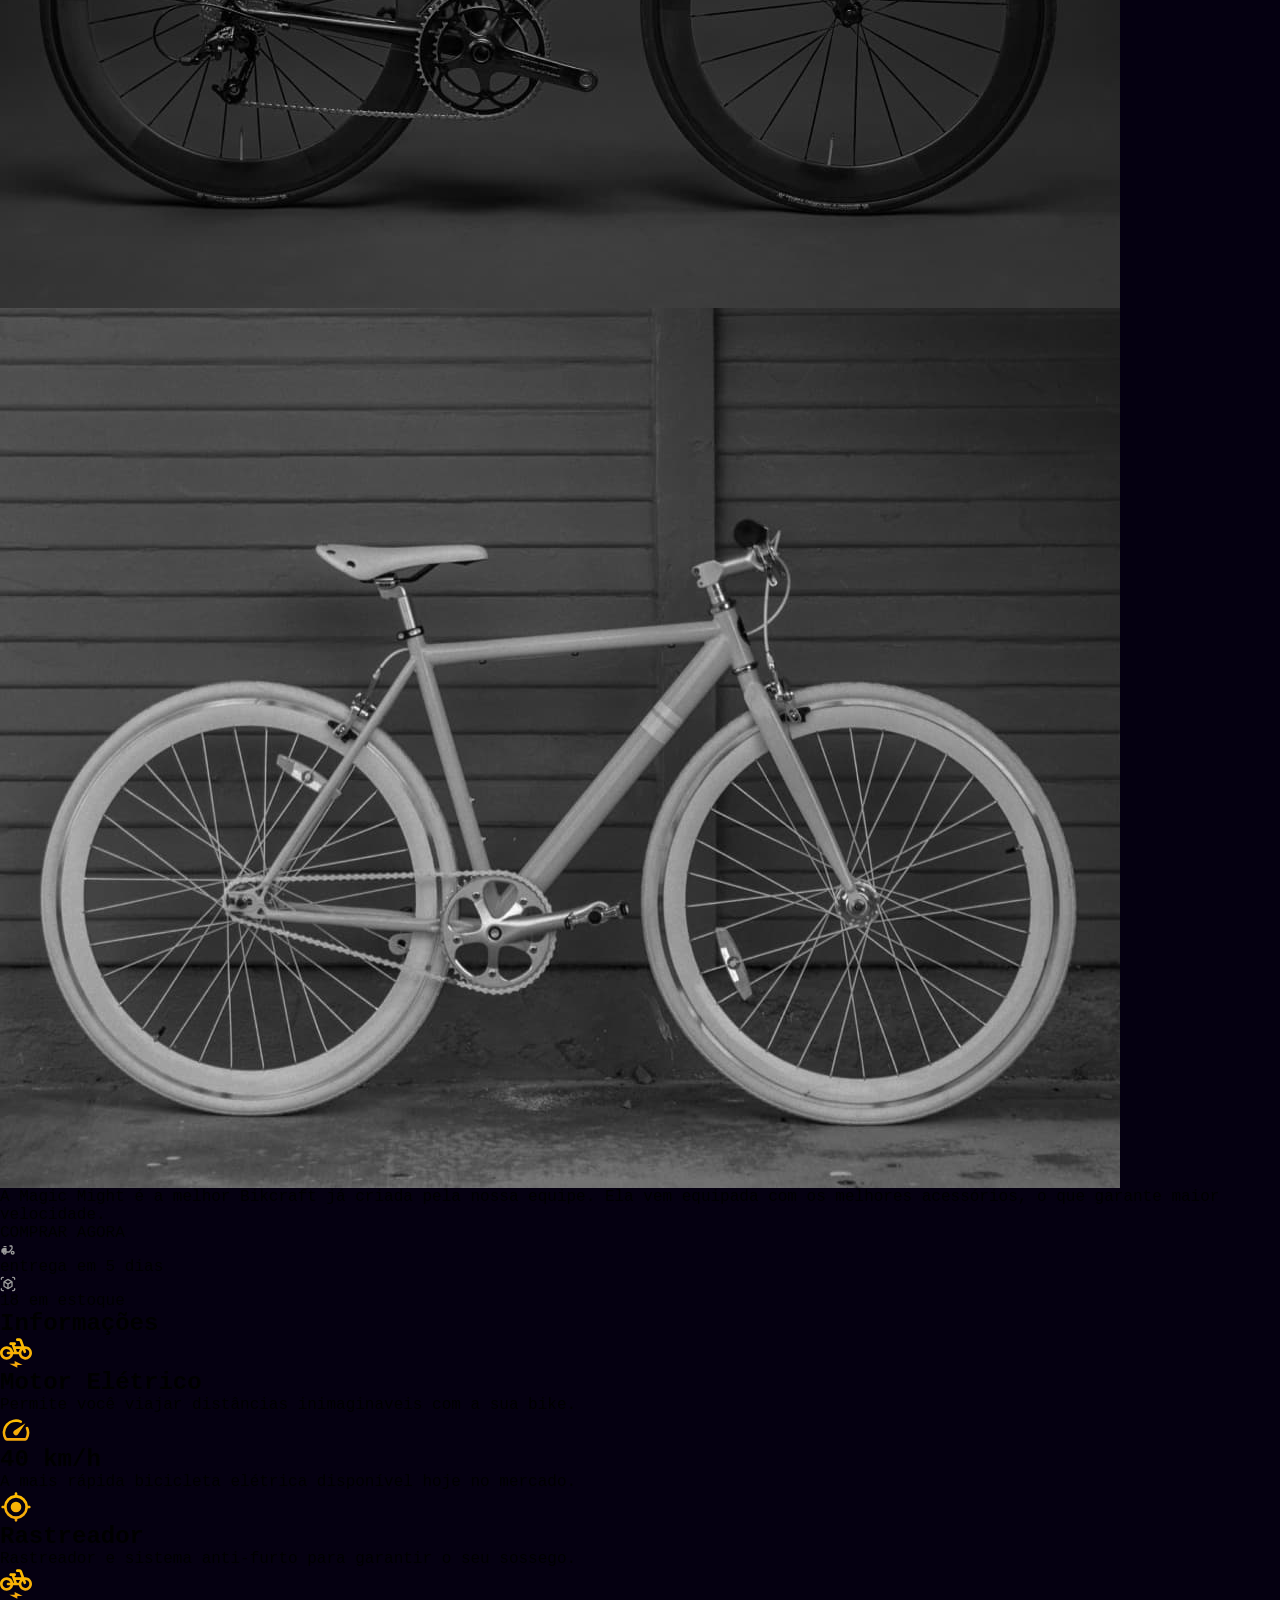
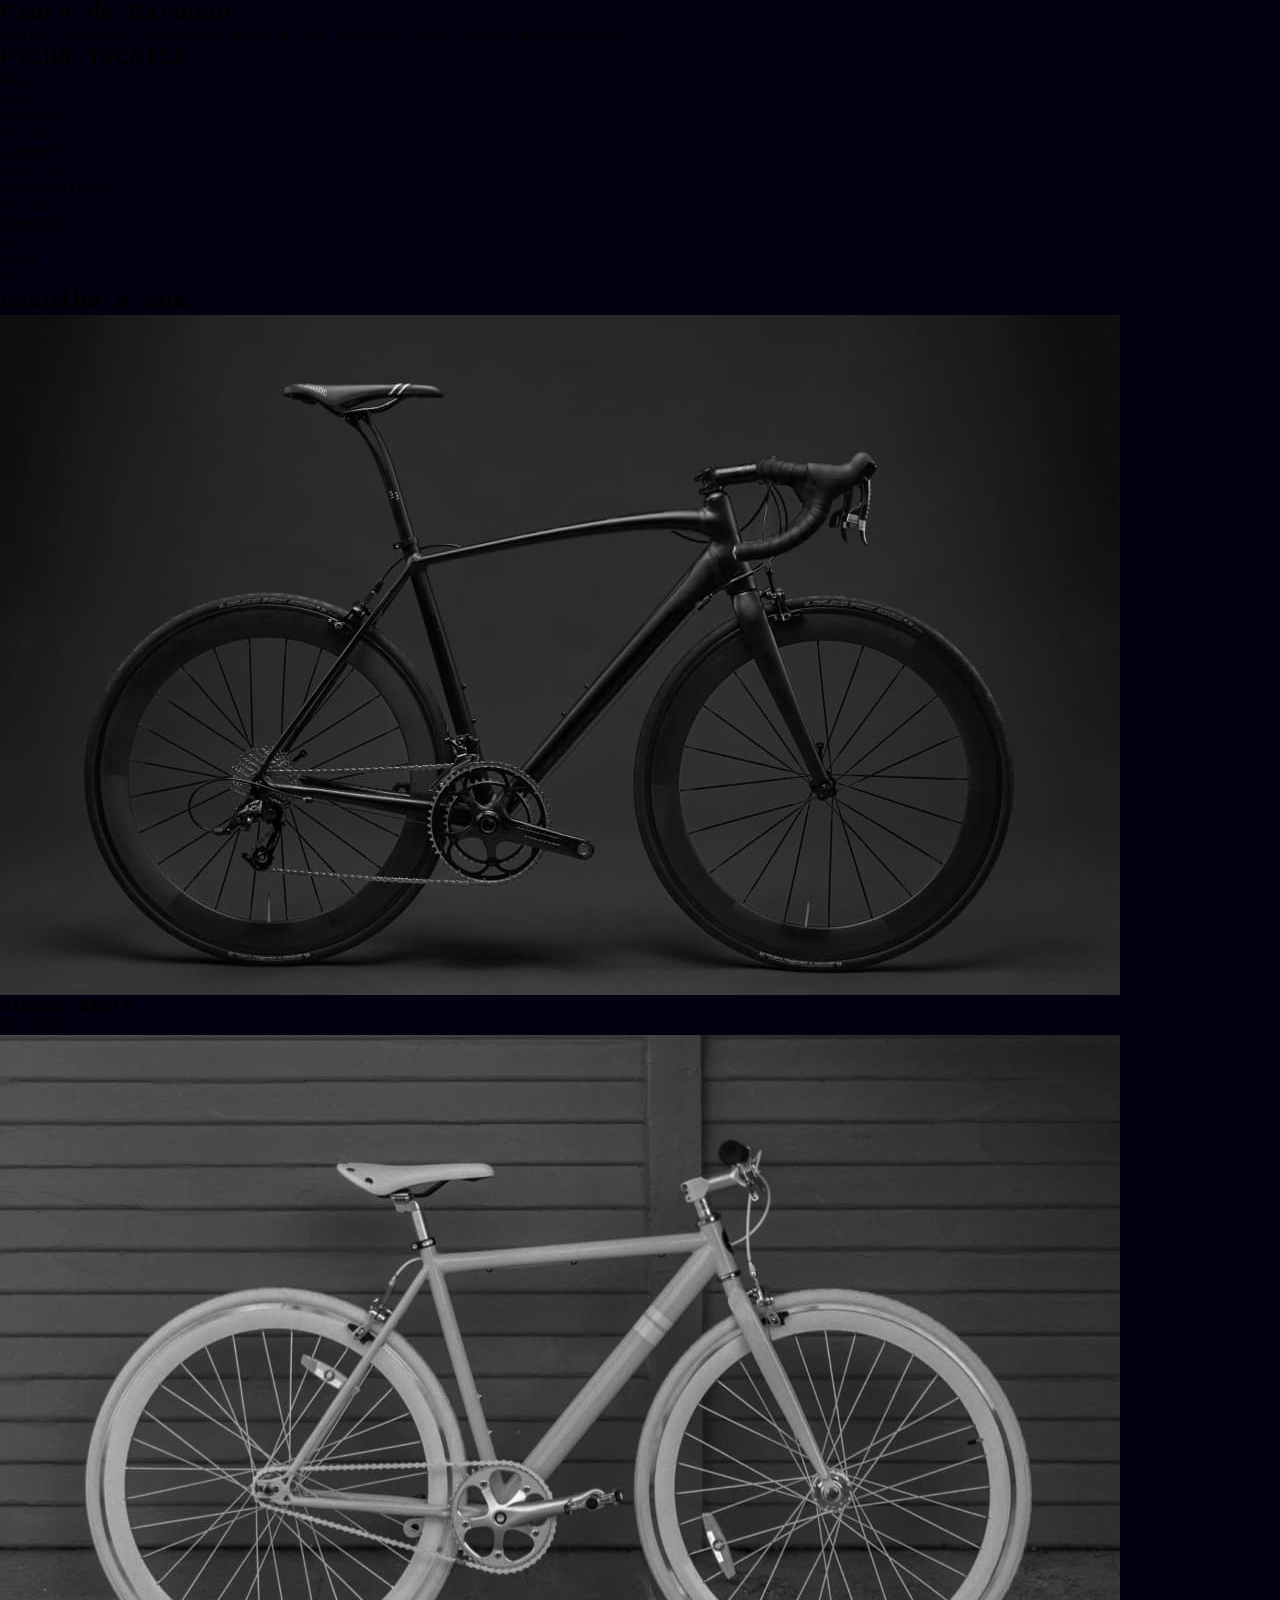
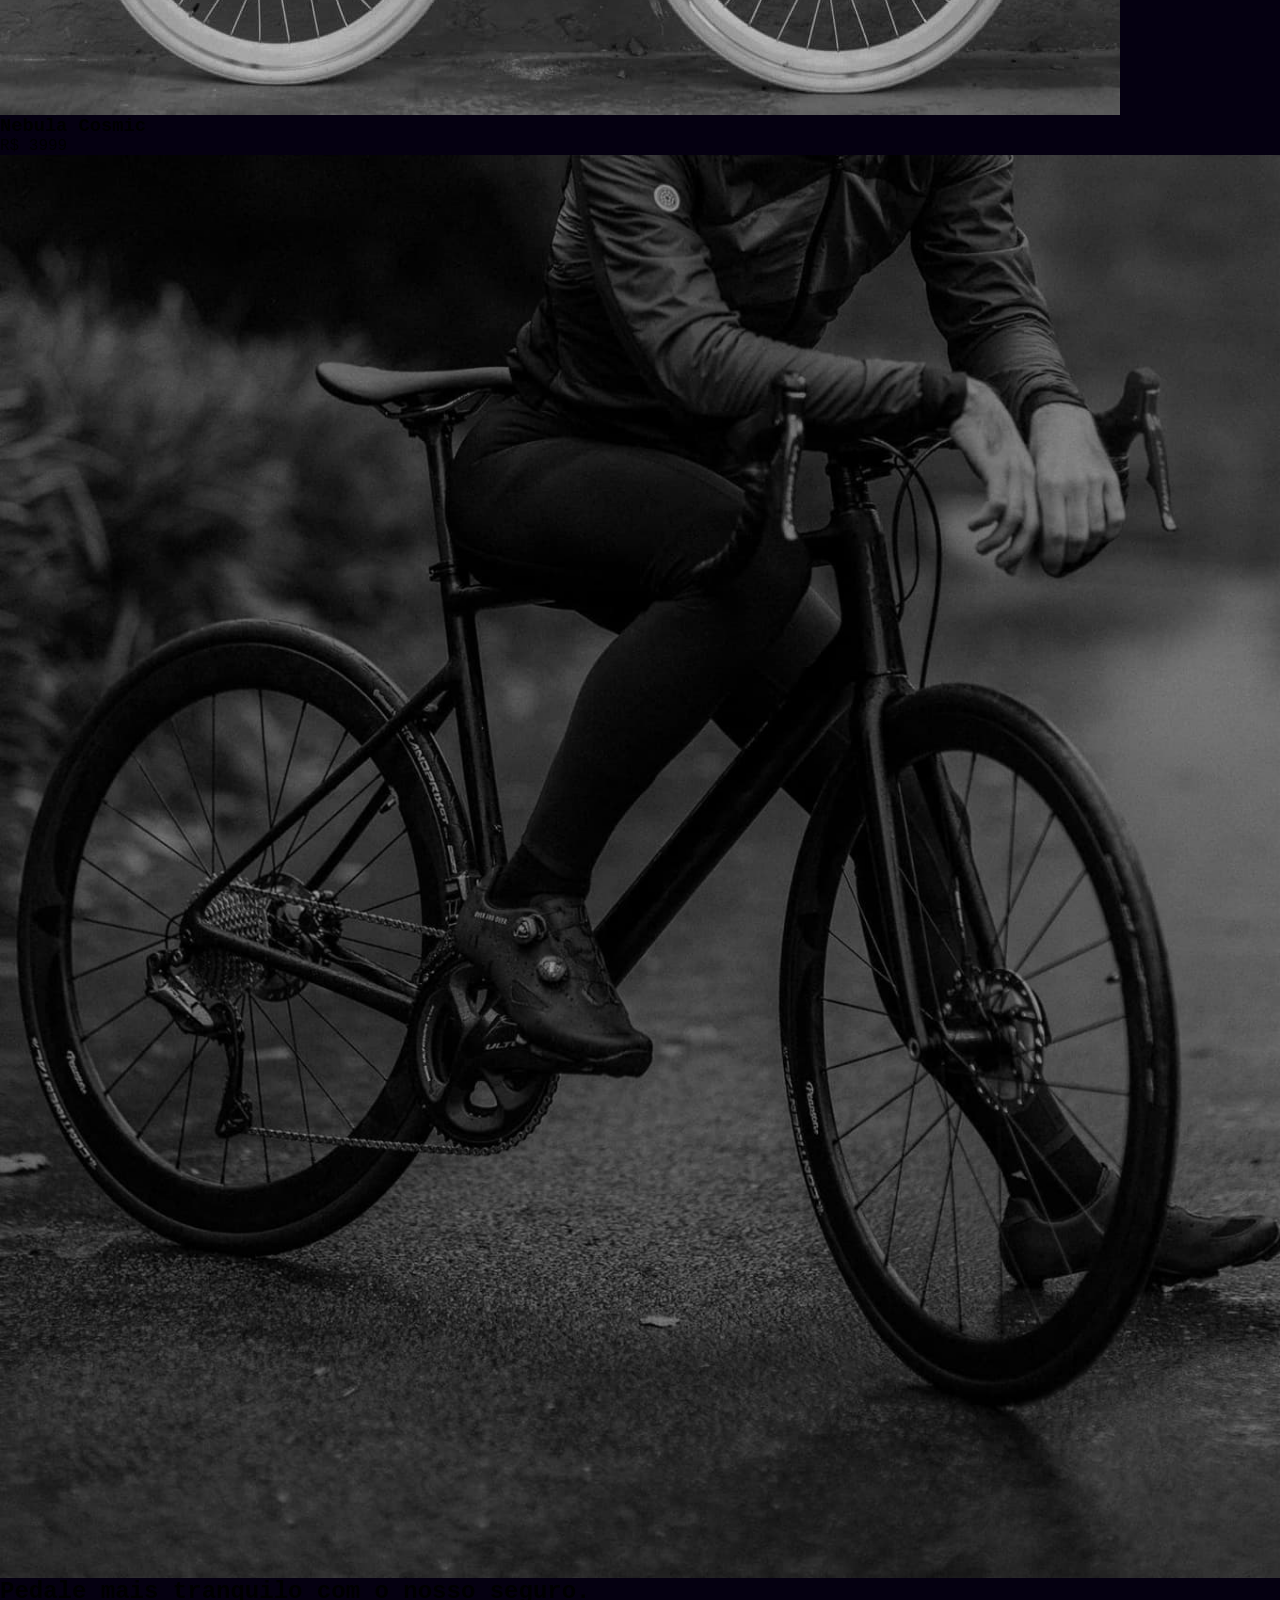
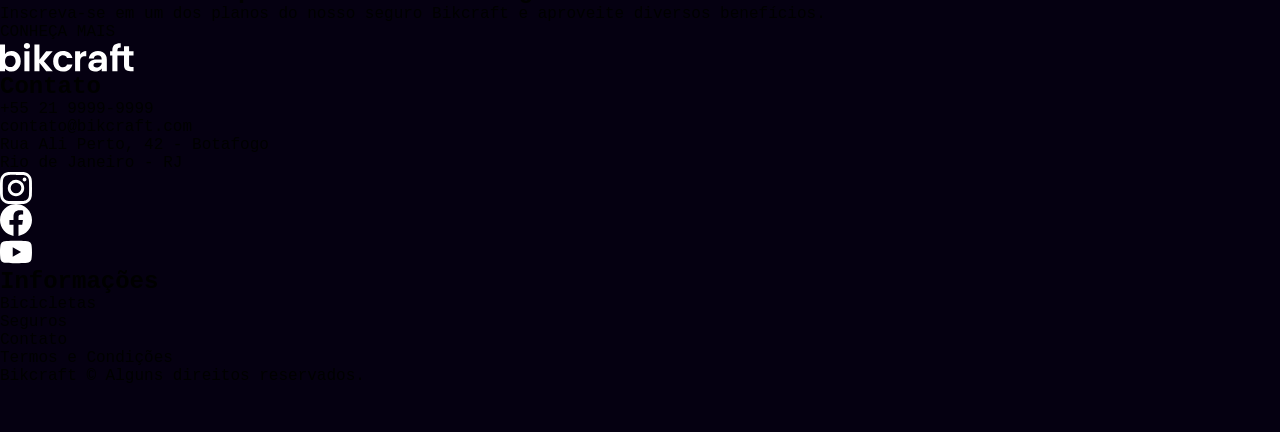
<file: bicicletas/magic.html>
<!DOCTYPE html>
<html lang="pt-br">

<head>
  <meta charset="UTF-8">
  <meta name="viewport" content="width=device-width, initial-scale=1.0">
  <meta name="description" content="Bicicletas Eletricas BikCraft">
  <link rel="shortcut icon" href="./favicon.svg" type="image/x-icon">
  <link rel="stylesheet" href="/css/style.css">
  <link rel="preconnect" href="https://fonts.googleapis.com">
  <link rel="preconnect" href="https://fonts.gstatic.com" crossorigin>
  <link href="https://fonts.googleapis.com/css2?family=Poppins:wght@400;600;700&family=Roboto:wght@400;500&display=swap" rel="stylesheet">
  <title>BikCraft</title>
</head>

<body>
  <header class="header-bg">
    <div class="header">
      <a href="/index.html"><img src="/img/bikcraft.svg" alt="bikcraft"></a>
      <nav aria-label="primaria">
        <ul class="header-menu menu-text p-400  ">
          <li><a href="/bicicletas.html">Bicicletas</a></li>
          <li><a href="/seguros.html">Seguros</a></li>
          <li><a href="/contato.html">Contato</a></li>
        </ul>
      </nav>
    </div>
  </header>
  <article aria-label="magic-stark">
    <div class="sobre-bicicleta-bg">
      <div class="sobre-bicicleta">
        <h2 class="f-36 r-400 cor-8">R$ 4999</h2>
        <h1 class="f-64 p-600 cor-w">Magic Might<span class="detalhe">.</span></h1>
        <div class="sobre-bicicleta-info">
          <div class="sobre-bicicleta-img">
            <img class=" sobre-bicicleta-img-principal" src="/img/bicicleta/nimbus2.jpg" alt="">
            <a href="/bicicletas/ninbus.html"> <img src="/img/bicicleta/nimbus1.jpg" alt=""></a>
            <a href="/bicicletas/nebula.html"> <img src="/img/bicicleta/nimbus3.jpg" alt=""></a>
          </div>
          <div>
            <p class="r-500 f-24 cor-5">A Magic Might é a melhor Bikcraft já criada pela nossa equipe. Ela vem equipada com os melhores acessórios, o que garante maior velocidade.</p>
            <div class="sobre-bicicleta-comprar">
              <a class="botao" href="">COMPRAR AGORA</a>
              <div>
                <span class="sobre-bicicleta-comprar-grid f-12 p-400 cor-6">
                  <img src="/img/icones/entrega.svg" alt="">
                  entrega em 5 dias</span>
              </div>
              <div>
                <span class="sobre-bicicleta-comprar-grid f-12 p-400 cor-6">
                  <img src="/img/icones/estoque.svg" alt="">
                  18 em estoque</span>
              </div>
            </div>
            <div class="sobre-bicicleta-informaçoes">
              <h2 class="p-400 f-12 cor-w texto-maiusculo">Informações</h2>
              <ul class="sobre-bicicleta-informaçoes-lista">
                <li>
                  <img src="/img/icones/eletrica.svg" alt="">
                  <h2 class="f-18 p-400 cor-w">Motor Elétrico</h2>
                  <p class="r-500 f-14 cor-5">Permite você viajar distâncias inimaginaveis com a sua bike.</p>
                </li>
                <li>
                  <img src="/img/icones/velocidade.svg" alt="">
                  <h2 class="f-18 p-400 cor-w">40 km/h</h2>
                  <p class="r-500 f-14 cor-5">A mais rápida bicicleta elétrica disponível hoje no mercado.</p>
                </li>
                <li>
                  <img src="/img/icones/rastreador.svg" alt="">
                  <h2 class="f-18 p-400 cor-w">Rastreador</h2>
                  <p class="r-500 f-14 cor-5">Rastreador e sistema anti-furto para garantir o seu sossego.</p>
                </li>
                <li>
                  <img src="/img/icones/eletrica.svg" alt="">
                  <h2 class="f-18 p-400 cor-w">Fibra de Carbono</h2>
                  <p class="r-500 f-14 cor-5">Maior proteção possível para a sua Bikcraft com fibra de carbono.</p>
                </li>
              </ul>
            </div>
            <div class="sobre-bicicleta-ficha-tecnica">
              <h2 class="p-400 f-12 cor-w texto-maiusculo">FICHA TÉCNICA</h2>
              <ul class="r-400 f-16 cor-4">
                <li>Peso</li>
                <span class="cor-6">9 kg</span>
                <li>Altura</li>
                <span class="cor-6">60 cm</span>
                <li>Largura</li>
                <span class="cor-6">120 cm</span>
                <li>Profundidade</li>
                <span class="cor-6">10 cm</span>
                <li>Marchas</li>
                <span class="cor-6">16</span>
                <li>Roda</li>
                <span class="cor-6">29</span>
              </ul>
            </div>
          </div>
        </div>
      </div>
    </div>
  </article>
  <article aria-label="escolha" class="escolha-bg">
    <h2 class="escolha-titulo f-64 p-600">escolha a sua<span class="detalhe">.</span></h2>
    <ul class="escolha">
      <li class="escolha-item">
        <a href="/bicicletas/ninbus.html">
          <img src="/img/bicicletas/nimbus.jpg" alt="">
          <div class="escolha-item-info">
            <h3 class="f-32 cor-11 p-600">Nimbus Stark</h3>
            <span class="f-18 cor-8 r-400">R$ 2499</span>
          </div>
        </a>
      </li>
      <li class="escolha-item">
        <a href="/bicicletas/nebula.html">
          <img src="/img/bicicletas/nebula.jpg" alt="">
          <div class="escolha-item-info">
            <h3 class="f-32 cor-11 p-600">Nebula Cosmic</h3>
            <span class="f-18 cor-8 r-400">R$ 3999</span>
          </div>
        </a>
      </li>
    </ul>
  </article>
  <article aria-label="Pedale Com Seugro" class="pedale-seguro-bg">
    <div class="pedale-seguro">
      <img src="/img/fotos/seguros.jpg" alt="">
      <div class="pedale-seguro-info">
        <h1 class=" f-64 p-600 cor-w">Pedale mais tranquilo com o nosso <span class="detalhe">seguro.</span></h1>
        <p class="r-400 f-24 cor-5">Inscreva-se em um dos planos do nosso seguro Bikcraft e aproveite diversos benefícios.</p>
        <a class="botao" href="/seguros.html">CONHEÇA MAIS</a>
      </div>
    </div>
  </article>
  <footer class="footer-bg">
    <div class="footer">
      <a class="footer-img" href="./"><img src="/img/bikcraft.svg" alt="bikcraft"></a>
      <div class="footer-contato">
        <h2 class="f-24 cor-w p-400">Contato</h2>
        <ul class="contato-lista f-18  r-500">
          <li><a class="cor-5" href="/">+55 21 9999-9999</li></a>
          <li><a class="cor-5" href="/">contato@bikcraft.com</li></a>
          <li><a class="cor-5" href="/">Rua Ali Perto, 42 - Botafogo</li></a>
          <li><a class="cor-5" href="/">Rio de Janeiro - RJ</li></a>
        </ul>
        <ul class="footer-redes">
          <li><a href="./"><img src="/img/redes/instagram.svg" alt="instagram"></a></li>
          <li><a href="./"><img src="/img/redes/facebook.svg" alt="facebook"></a></li>
          <li><a href="./"><img src="/img/redes/youtube.svg" alt="youtube"></a></li>
        </ul>
      </div>
      <div class="footer-Informações">
        <h2 class="f-24 cor-w p-400">Informações</h2>
        <ul class="f-18  r-500">
          <li><a class="cor-5" href="/bicicletas.html">Bicicletas</a></li>
          <li><a class="cor-5" href="/seguros">Seguros</a></li>
          <li><a class="cor-5" href="/contato">Contato</a></li>
          <li><a class="cor-5" href="/termos">Termos e Condições</a></li>
        </ul>
      </div>
    </div>
    <p class="direitos f-18 cor-6  r-400">Bikcraft © Alguns direitos reservados.</p>
  </footer>
</body>

</html>
</file>
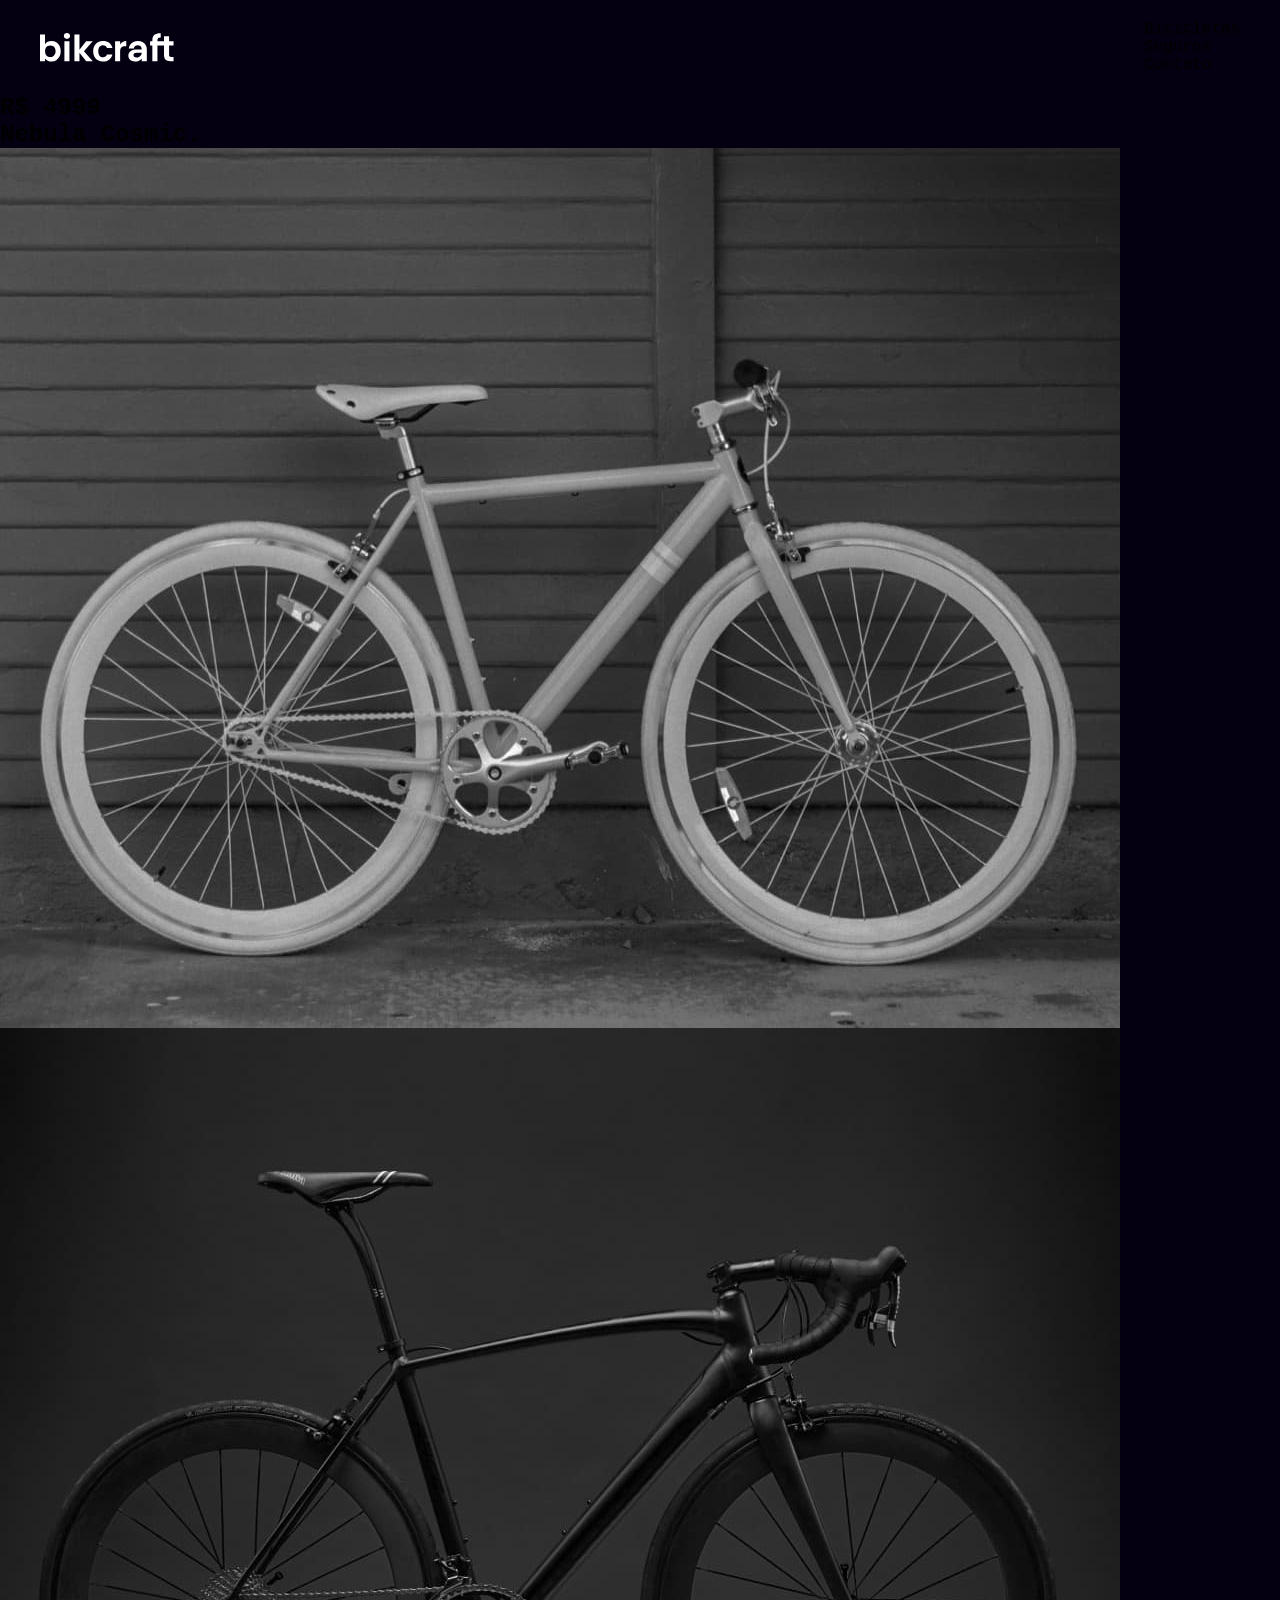
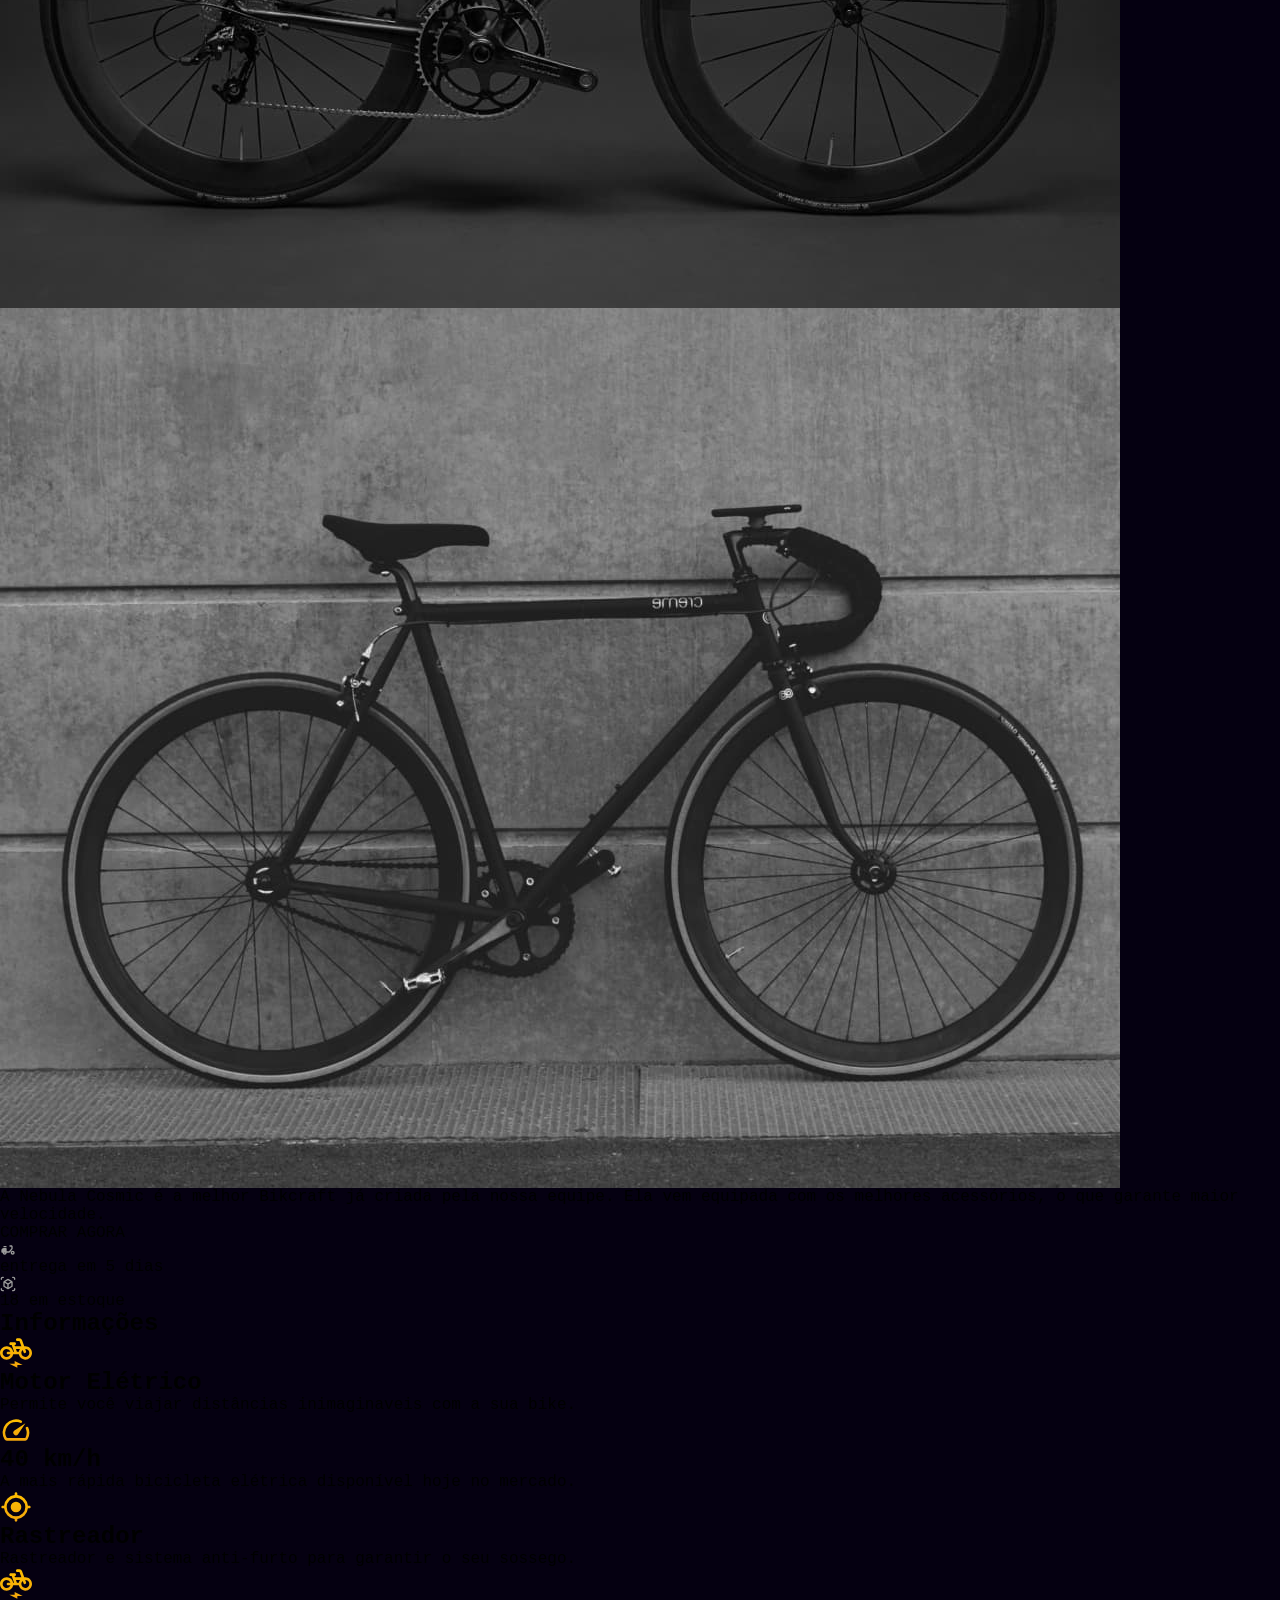
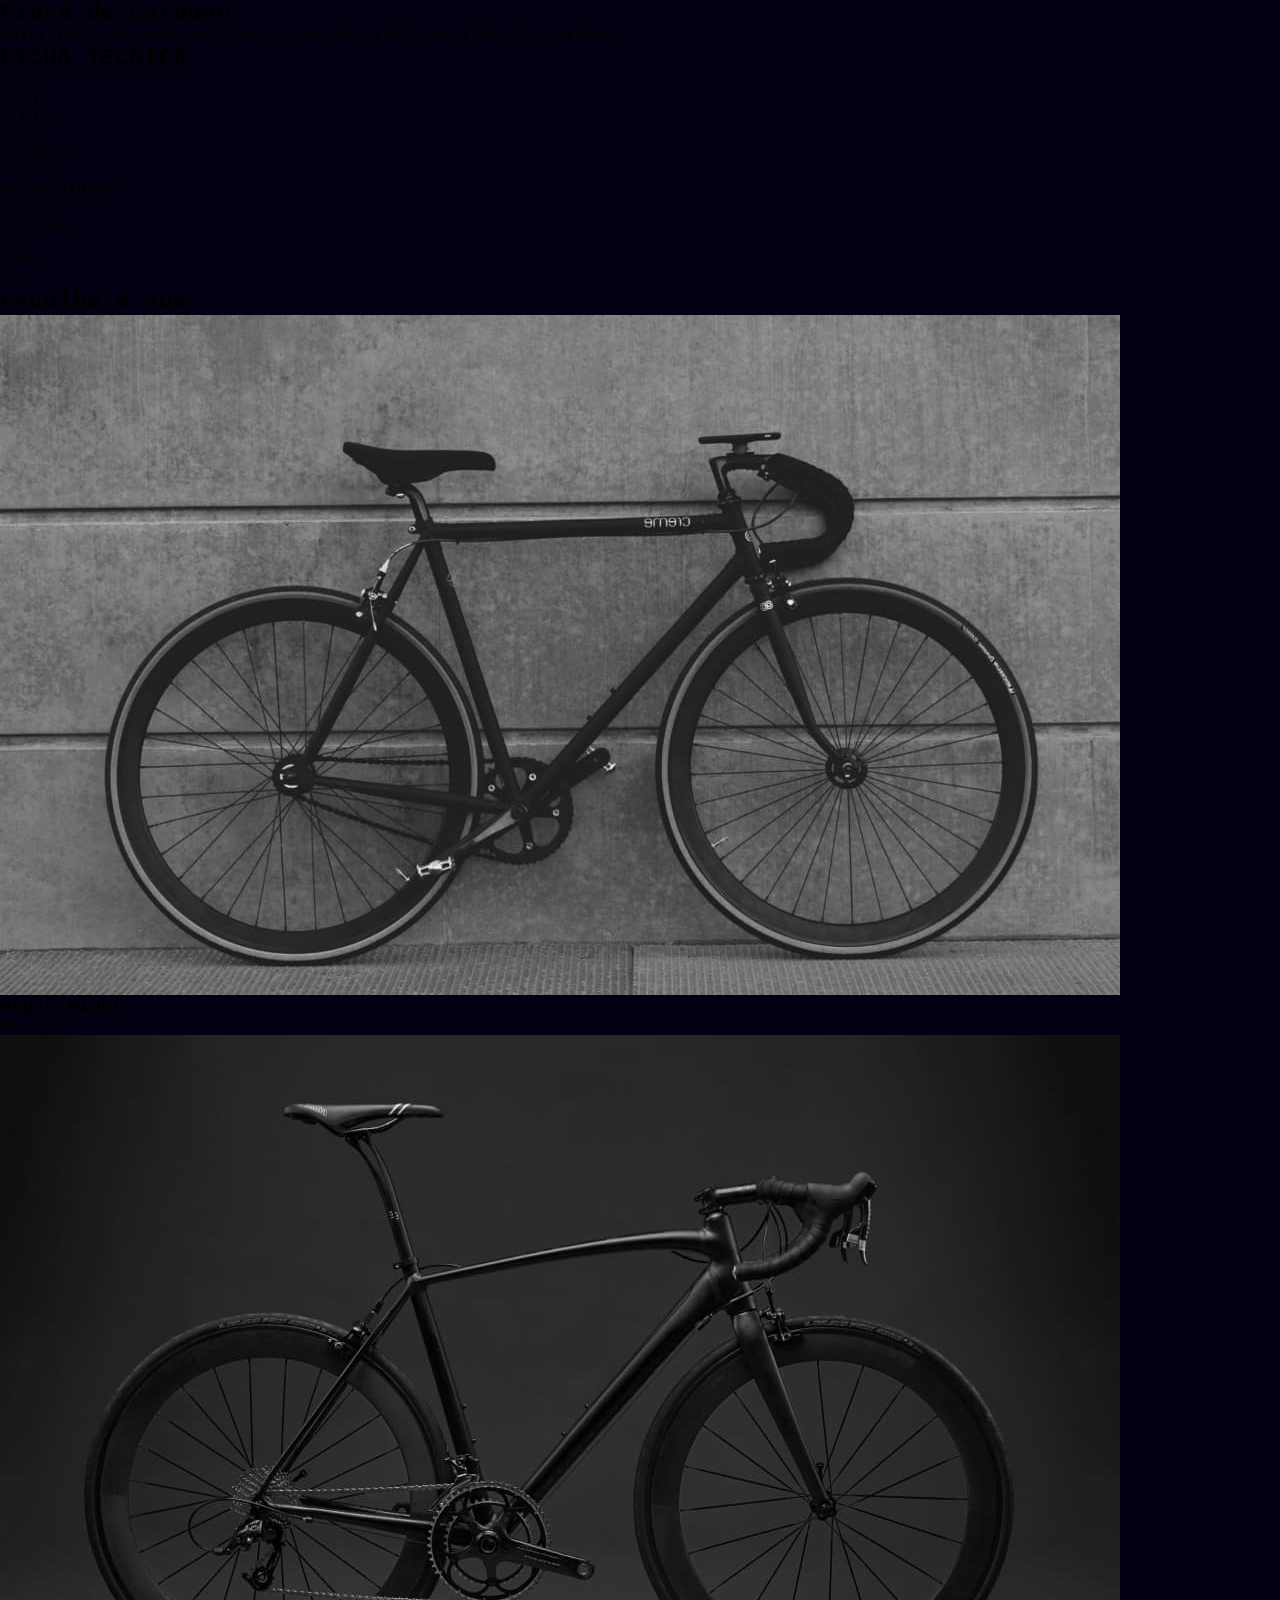
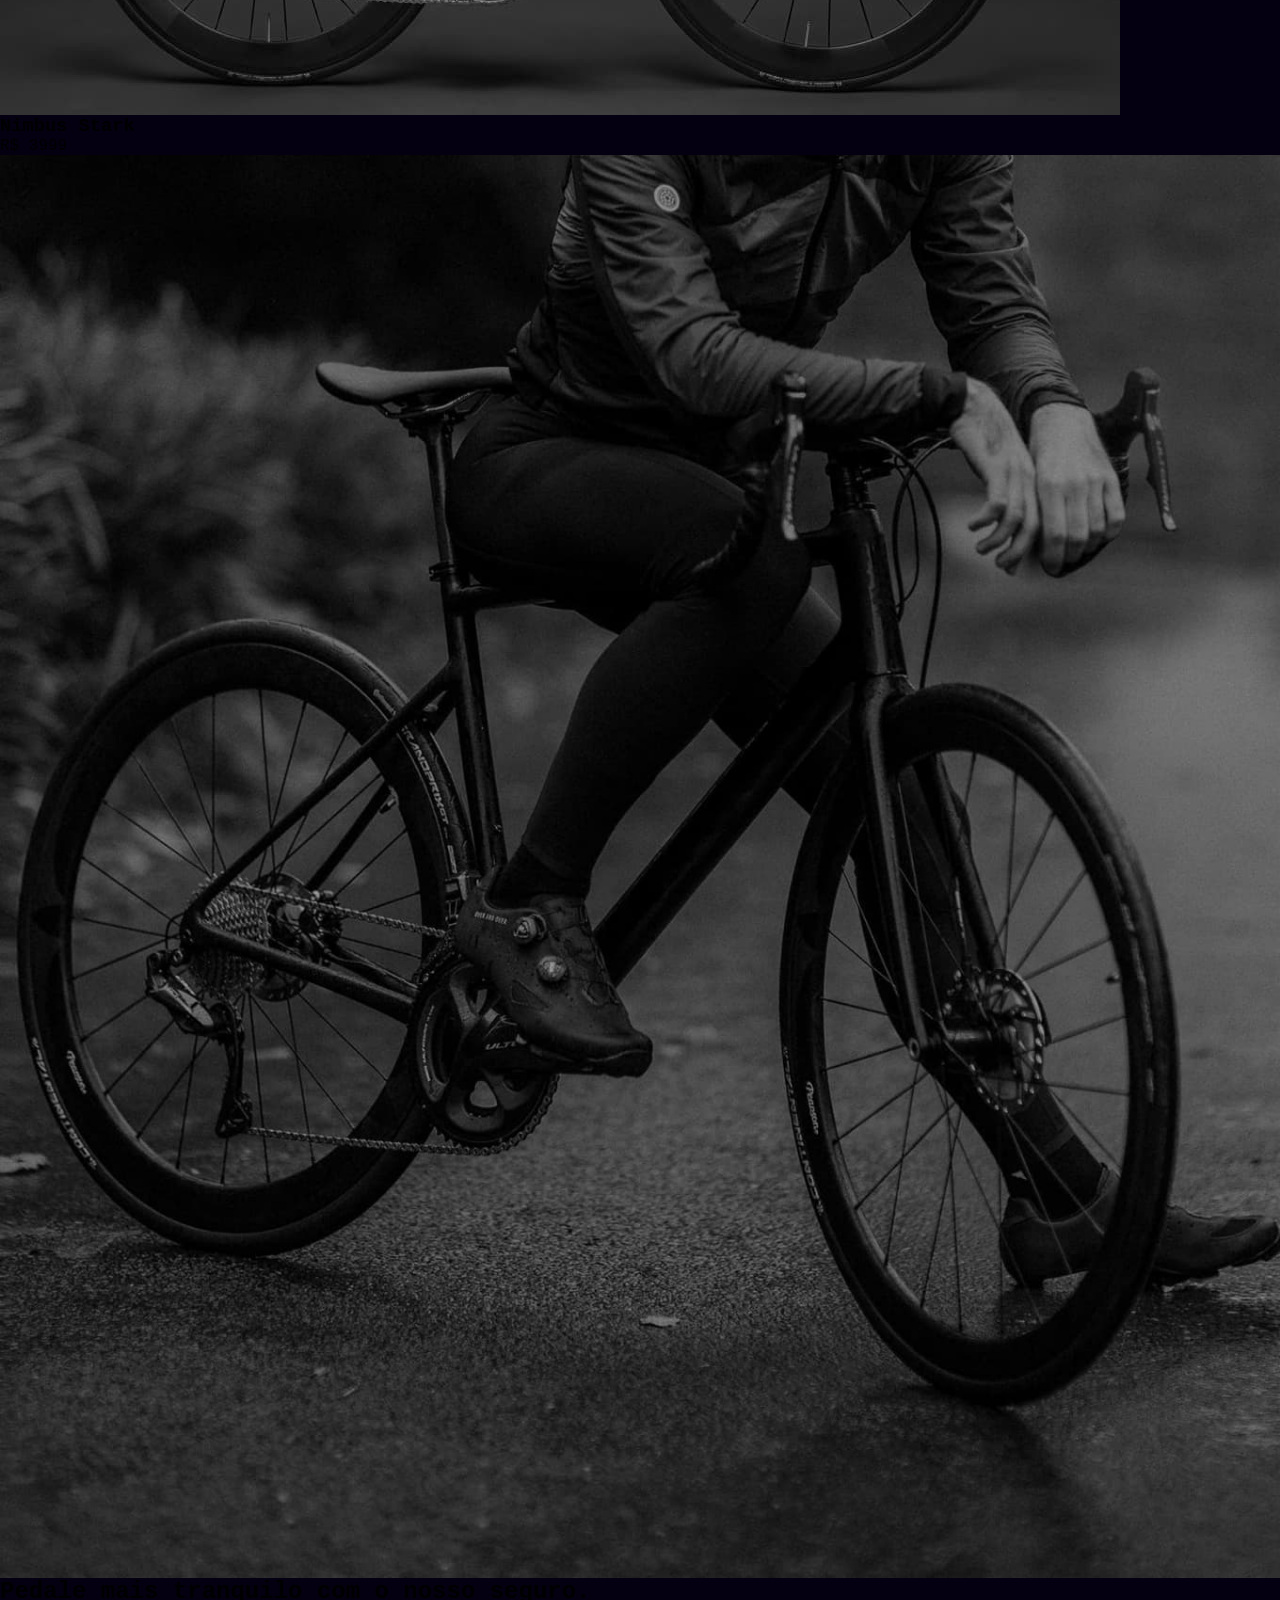
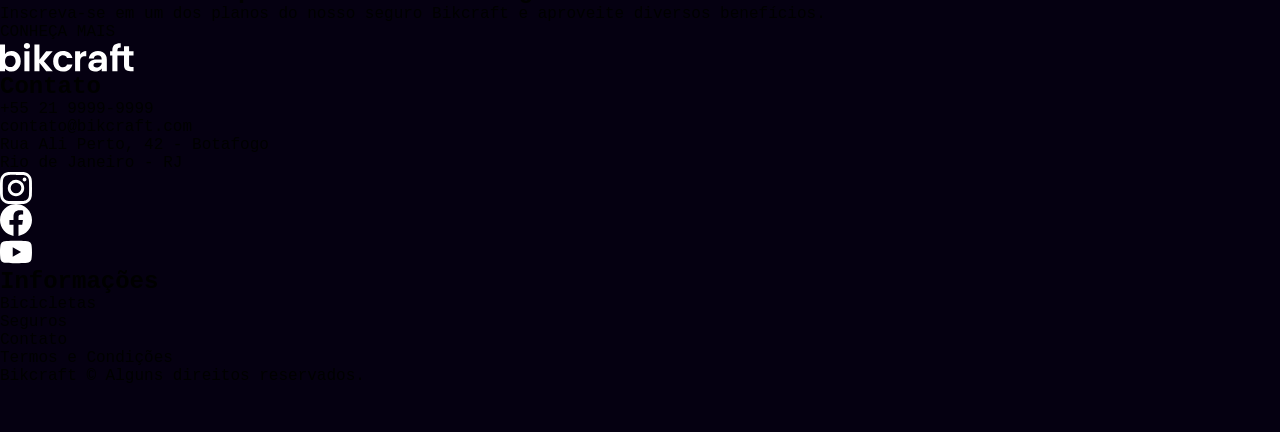
<file: bicicletas/nebula.html>
<!DOCTYPE html>
<html lang="pt-br">

<head>
  <meta charset="UTF-8">
  <meta name="viewport" content="width=device-width, initial-scale=1.0">
  <meta name="description" content="Bicicletas Eletricas BikCraft">
  <link rel="shortcut icon" href="./favicon.svg" type="image/x-icon">
  <link rel="stylesheet" href="/css/style.css">
  <link rel="preconnect" href="https://fonts.googleapis.com">
  <link rel="preconnect" href="https://fonts.gstatic.com" crossorigin>
  <link href="https://fonts.googleapis.com/css2?family=Poppins:wght@400;600;700&family=Roboto:wght@400;500&display=swap" rel="stylesheet">
  <title>BikCraft</title>
</head>

<body>
  <header class="header-bg">
    <div class="header">
      <a href="/index.html"><img src="/img/bikcraft.svg" alt="bikcraft"></a>
      <nav aria-label="primaria">
        <ul class="header-menu menu-text p-400  ">
          <li><a href="/bicicletas.html">Bicicletas</a></li>
          <li><a href="/seguros.html">Seguros</a></li>
          <li><a href="/contato.html">Contato</a></li>
        </ul>
      </nav>
    </div>
  </header>
  <article aria-label="nebula-stark">
    <div class="sobre-bicicleta-bg">
      <div class="sobre-bicicleta">
        <h2 class="f-36 r-400 cor-8">R$ 4999</h2>
        <h1 class="f-64 p-600 cor-w">Nebula Cosmic<span class="detalhe">.</span></h1>
        <div class="sobre-bicicleta-info">
          <div class="sobre-bicicleta-img">
            <img class=" sobre-bicicleta-img-principal" src="/img/bicicleta/nimbus3.jpg" alt="">
            <a href="/bicicletas/ninbus.html"> <img src="/img/bicicleta/nimbus1.jpg" alt=""></a>
            <a href="/bicicletas/magic.html"> <img src="/img/bicicleta/nimbus2.jpg" alt=""></a>
          </div>
          <div>
            <p class="r-500 f-24 cor-5">A Nebula Cosmic é a melhor Bikcraft já criada pela nossa equipe. Ela vem equipada com os melhores acessórios, o que garante maior velocidade.</p>
            <div class="sobre-bicicleta-comprar">
              <a class="botao" href="">COMPRAR AGORA</a>
              <div>
                <span class="sobre-bicicleta-comprar-grid f-12 p-400 cor-6">
                  <img src="/img/icones/entrega.svg" alt="">
                  entrega em 5 dias</span>
              </div>
              <div>
                <span class="sobre-bicicleta-comprar-grid f-12 p-400 cor-6">
                  <img src="/img/icones/estoque.svg" alt="">
                  18 em estoque</span>
              </div>
            </div>
            <div class="sobre-bicicleta-informaçoes">
              <h2 class="p-400 f-12 cor-w texto-maiusculo">Informações</h2>
              <ul class="sobre-bicicleta-informaçoes-lista">
                <li>
                  <img src="/img/icones/eletrica.svg" alt="">
                  <h2 class="f-18 p-400 cor-w">Motor Elétrico</h2>
                  <p class="r-500 f-14 cor-5">Permite você viajar distâncias inimaginaveis com a sua bike.</p>
                </li>
                <li>
                  <img src="/img/icones/velocidade.svg" alt="">
                  <h2 class="f-18 p-400 cor-w">40 km/h</h2>
                  <p class="r-500 f-14 cor-5">A mais rápida bicicleta elétrica disponível hoje no mercado.</p>
                </li>
                <li>
                  <img src="/img/icones/rastreador.svg" alt="">
                  <h2 class="f-18 p-400 cor-w">Rastreador</h2>
                  <p class="r-500 f-14 cor-5">Rastreador e sistema anti-furto para garantir o seu sossego.</p>
                </li>
                <li>
                  <img src="/img/icones/eletrica.svg" alt="">
                  <h2 class="f-18 p-400 cor-w">Fibra de Carbono</h2>
                  <p class="r-500 f-14 cor-5">Maior proteção possível para a sua Bikcraft com fibra de carbono.</p>
                </li>
              </ul>
            </div>
            <div class="sobre-bicicleta-ficha-tecnica">
              <h2 class="p-400 f-12 cor-w texto-maiusculo">FICHA TÉCNICA</h2>
              <ul class="r-400 f-16 cor-4">
                <li>Peso</li>
                <span class="cor-6">9 kg</span>
                <li>Altura</li>
                <span class="cor-6">60 cm</span>
                <li>Largura</li>
                <span class="cor-6">120 cm</span>
                <li>Profundidade</li>
                <span class="cor-6">10 cm</span>
                <li>Marchas</li>
                <span class="cor-6">16</span>
                <li>Roda</li>
                <span class="cor-6">29</span>
              </ul>
            </div>
          </div>
        </div>
      </div>
    </div>
  </article>
  <article aria-label="escolha" class="escolha-bg">
    <h2 class="escolha-titulo f-64 p-600">escolha a sua<span class="detalhe">.</span></h2>
    <ul class="escolha">
      <li class="escolha-item">
        <a href="/bicicletas/magic.html">
          <img src="/img/bicicletas/magic.jpg" alt="">
          <div class="escolha-item-info">
            <h3 class="f-32 cor-11 p-600">Magic Might</h3>
            <span class="f-18 cor-8 r-400">R$ 2499</span>
          </div>
        </a>
      </li>
      <li class="escolha-item">
        <a href="/bicicletas/ninbus.html">
          <img src="/img/bicicletas/nimbus.jpg" alt="">
          <div class="escolha-item-info">
            <h3 class="f-32 cor-11 p-600">Nimbus Stark</h3>
            <span class="f-18 cor-8 r-400">R$ 3999</span>
          </div>
        </a>
      </li>
    </ul>
  </article>
  <article aria-label="Pedale Com Seugro" class="pedale-seguro-bg">
    <div class="pedale-seguro">
      <img src="/img/fotos/seguros.jpg" alt="">
      <div class="pedale-seguro-info">
        <h1 class=" f-64 p-600 cor-w">Pedale mais tranquilo com o nosso <span class="detalhe">seguro.</span></h1>
        <p class="r-400 f-24 cor-5">Inscreva-se em um dos planos do nosso seguro Bikcraft e aproveite diversos benefícios.</p>
        <a class="botao" href="/seguros.html">CONHEÇA MAIS</a>
      </div>
    </div>
  </article>
  <footer class="footer-bg">
    <div class="footer">
      <a class="footer-img" href="./"><img src="/img/bikcraft.svg" alt="bikcraft"></a>
      <div class="footer-contato">
        <h2 class="f-24 cor-w p-400">Contato</h2>
        <ul class="contato-lista f-18  r-500">
          <li><a class="cor-5" href="/">+55 21 9999-9999</li></a>
          <li><a class="cor-5" href="/">contato@bikcraft.com</li></a>
          <li><a class="cor-5" href="/">Rua Ali Perto, 42 - Botafogo</li></a>
          <li><a class="cor-5" href="/">Rio de Janeiro - RJ</li></a>
        </ul>
        <ul class="footer-redes">
          <li><a href="./"><img src="/img/redes/instagram.svg" alt="instagram"></a></li>
          <li><a href="./"><img src="/img/redes/facebook.svg" alt="facebook"></a></li>
          <li><a href="./"><img src="/img/redes/youtube.svg" alt="youtube"></a></li>
        </ul>
      </div>
      <div class="footer-Informações">
        <h2 class="f-24 cor-w p-400">Informações</h2>
        <ul class="f-18  r-500">
          <li><a class="cor-5" href="/bicicletas.html">Bicicletas</a></li>
          <li><a class="cor-5" href="/seguros">Seguros</a></li>
          <li><a class="cor-5" href="/contato">Contato</a></li>
          <li><a class="cor-5" href="/termos">Termos e Condições</a></li>
        </ul>
      </div>
    </div>
    <p class="direitos f-18 cor-6  r-400">Bikcraft © Alguns direitos reservados.</p>
  </footer>
</body>

</html>
</file>
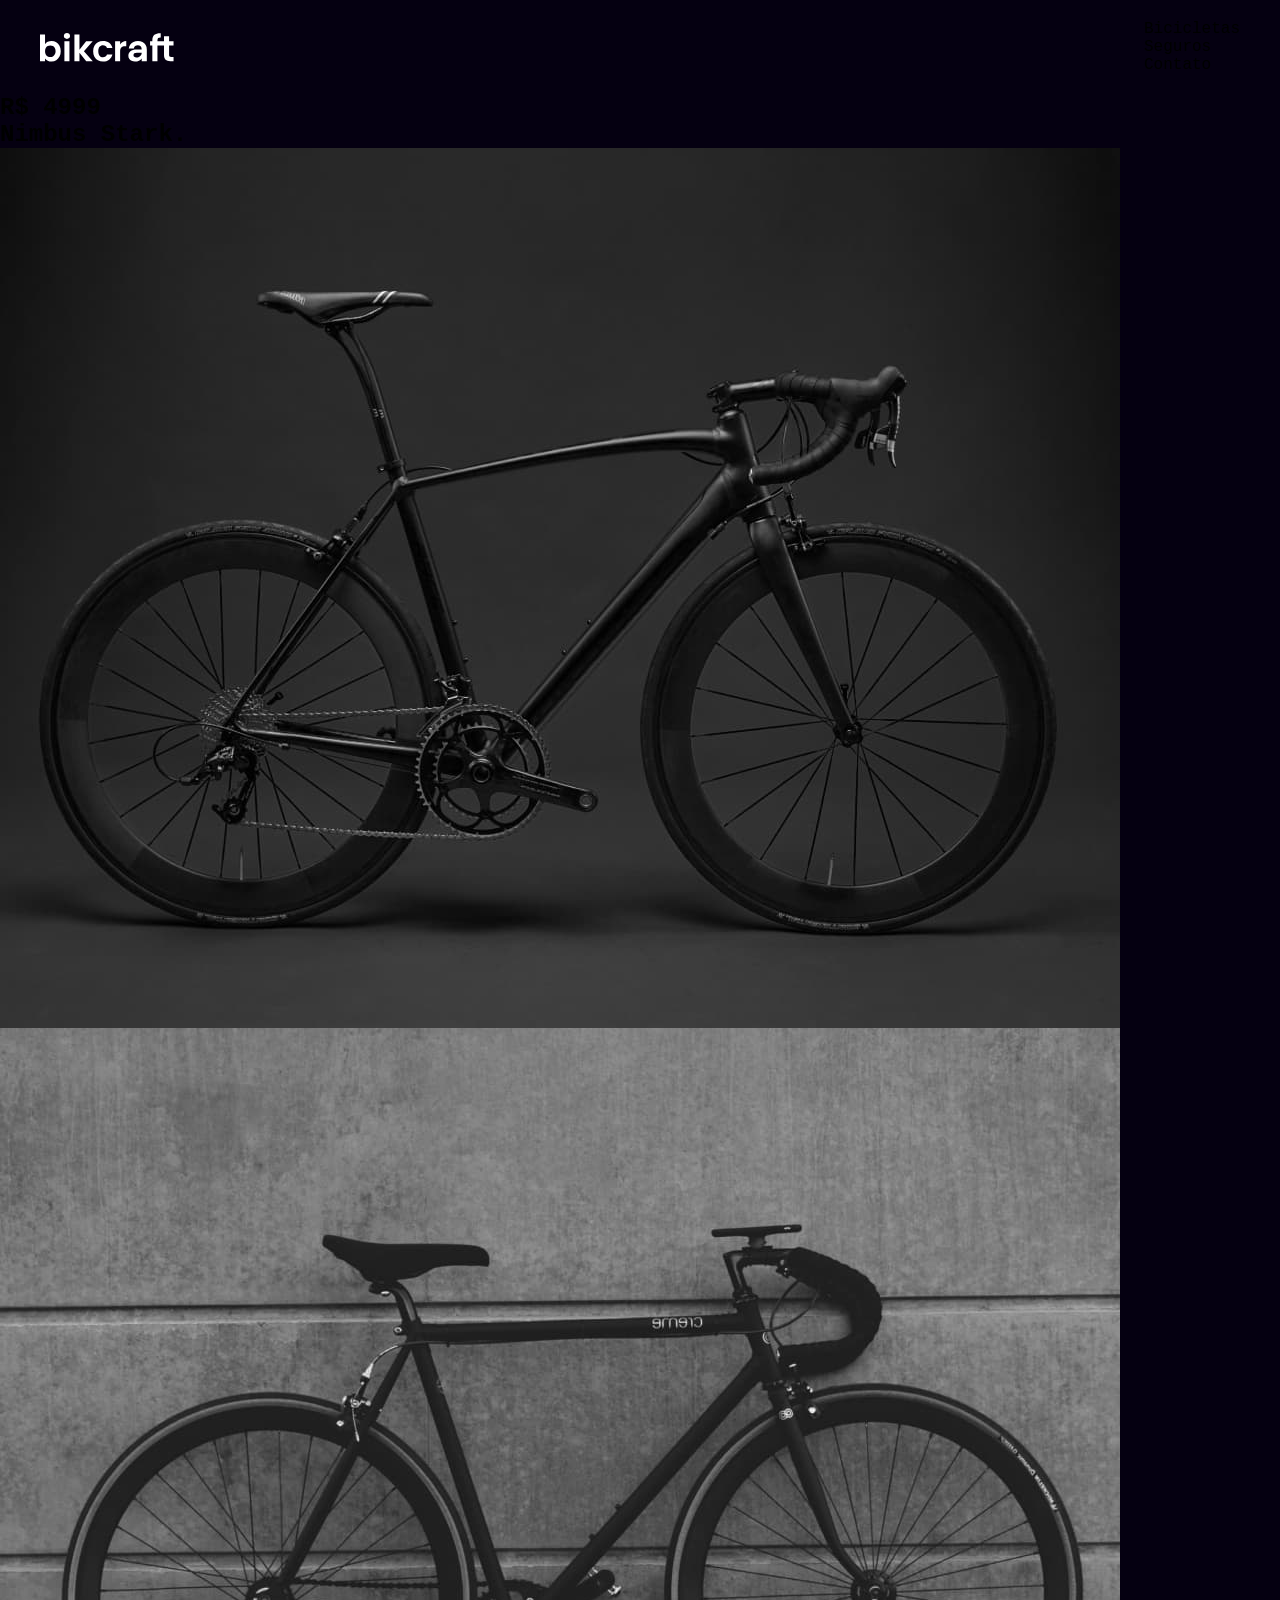
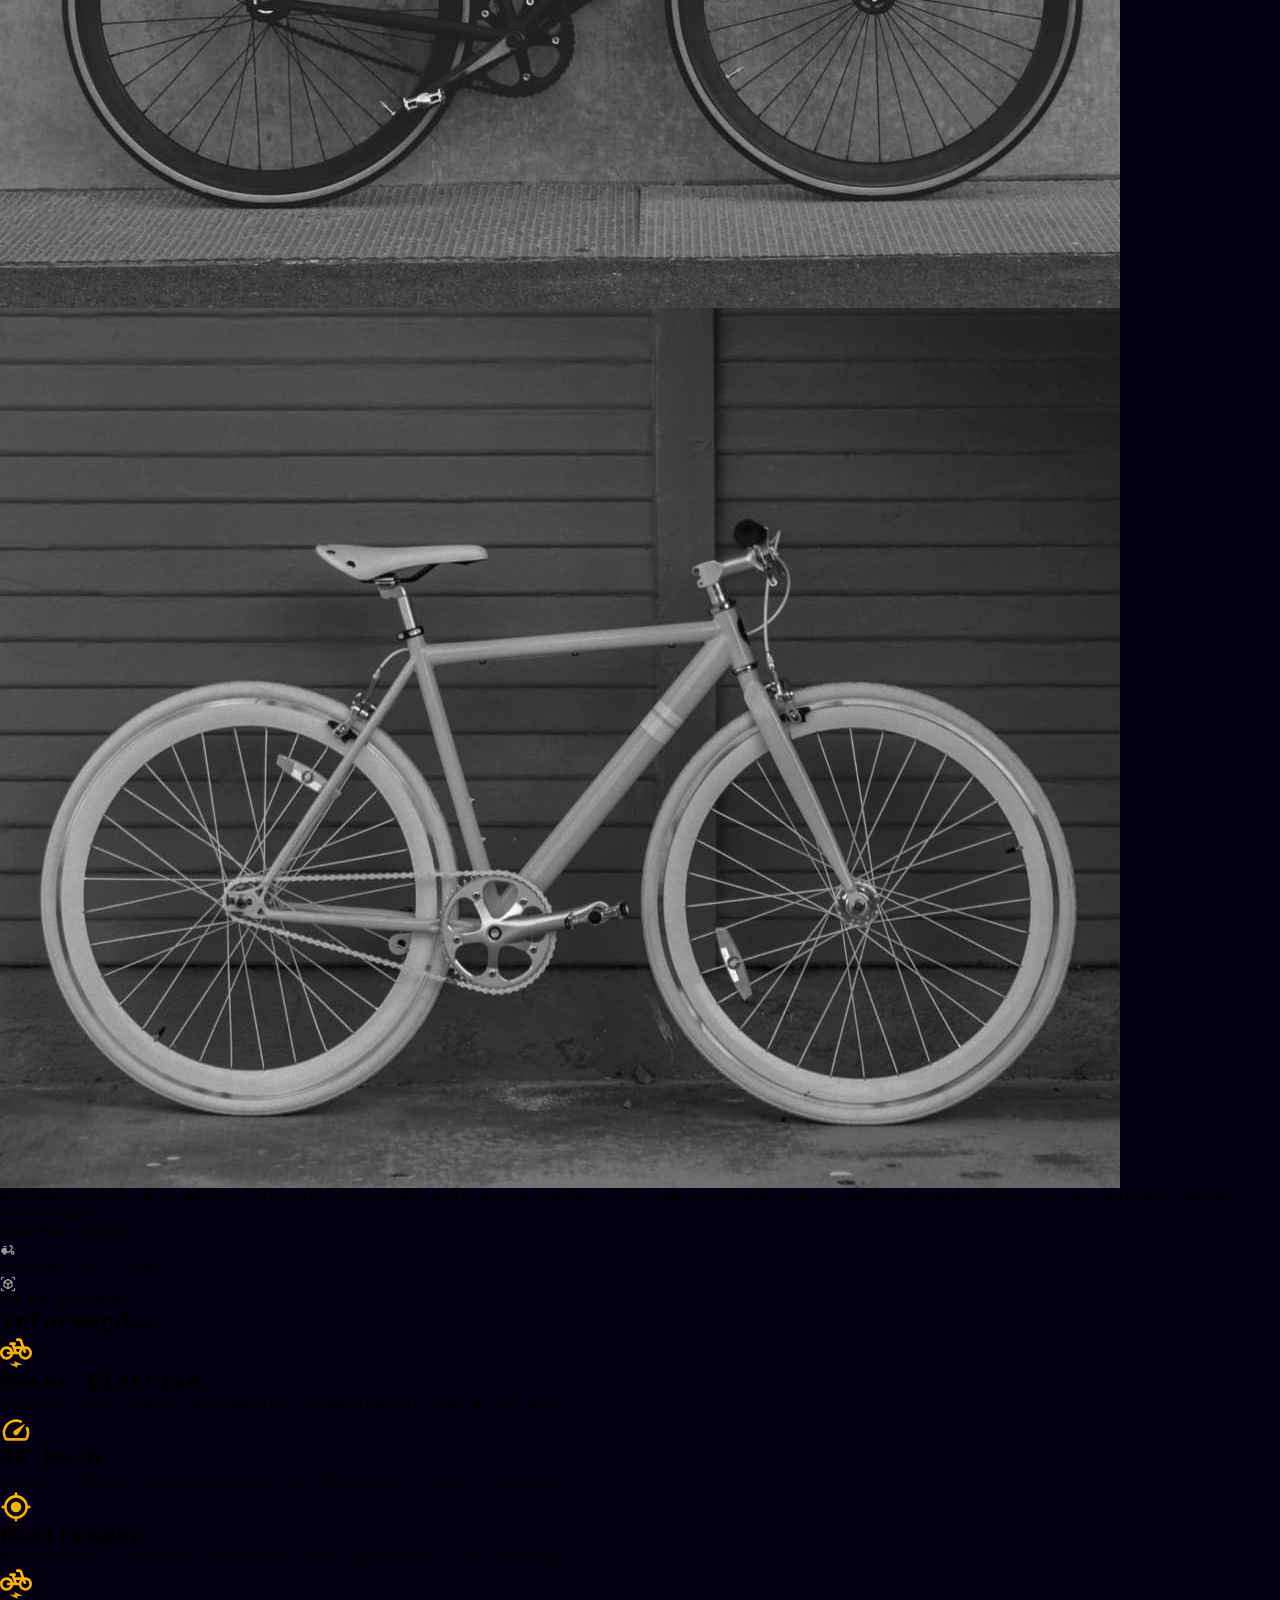
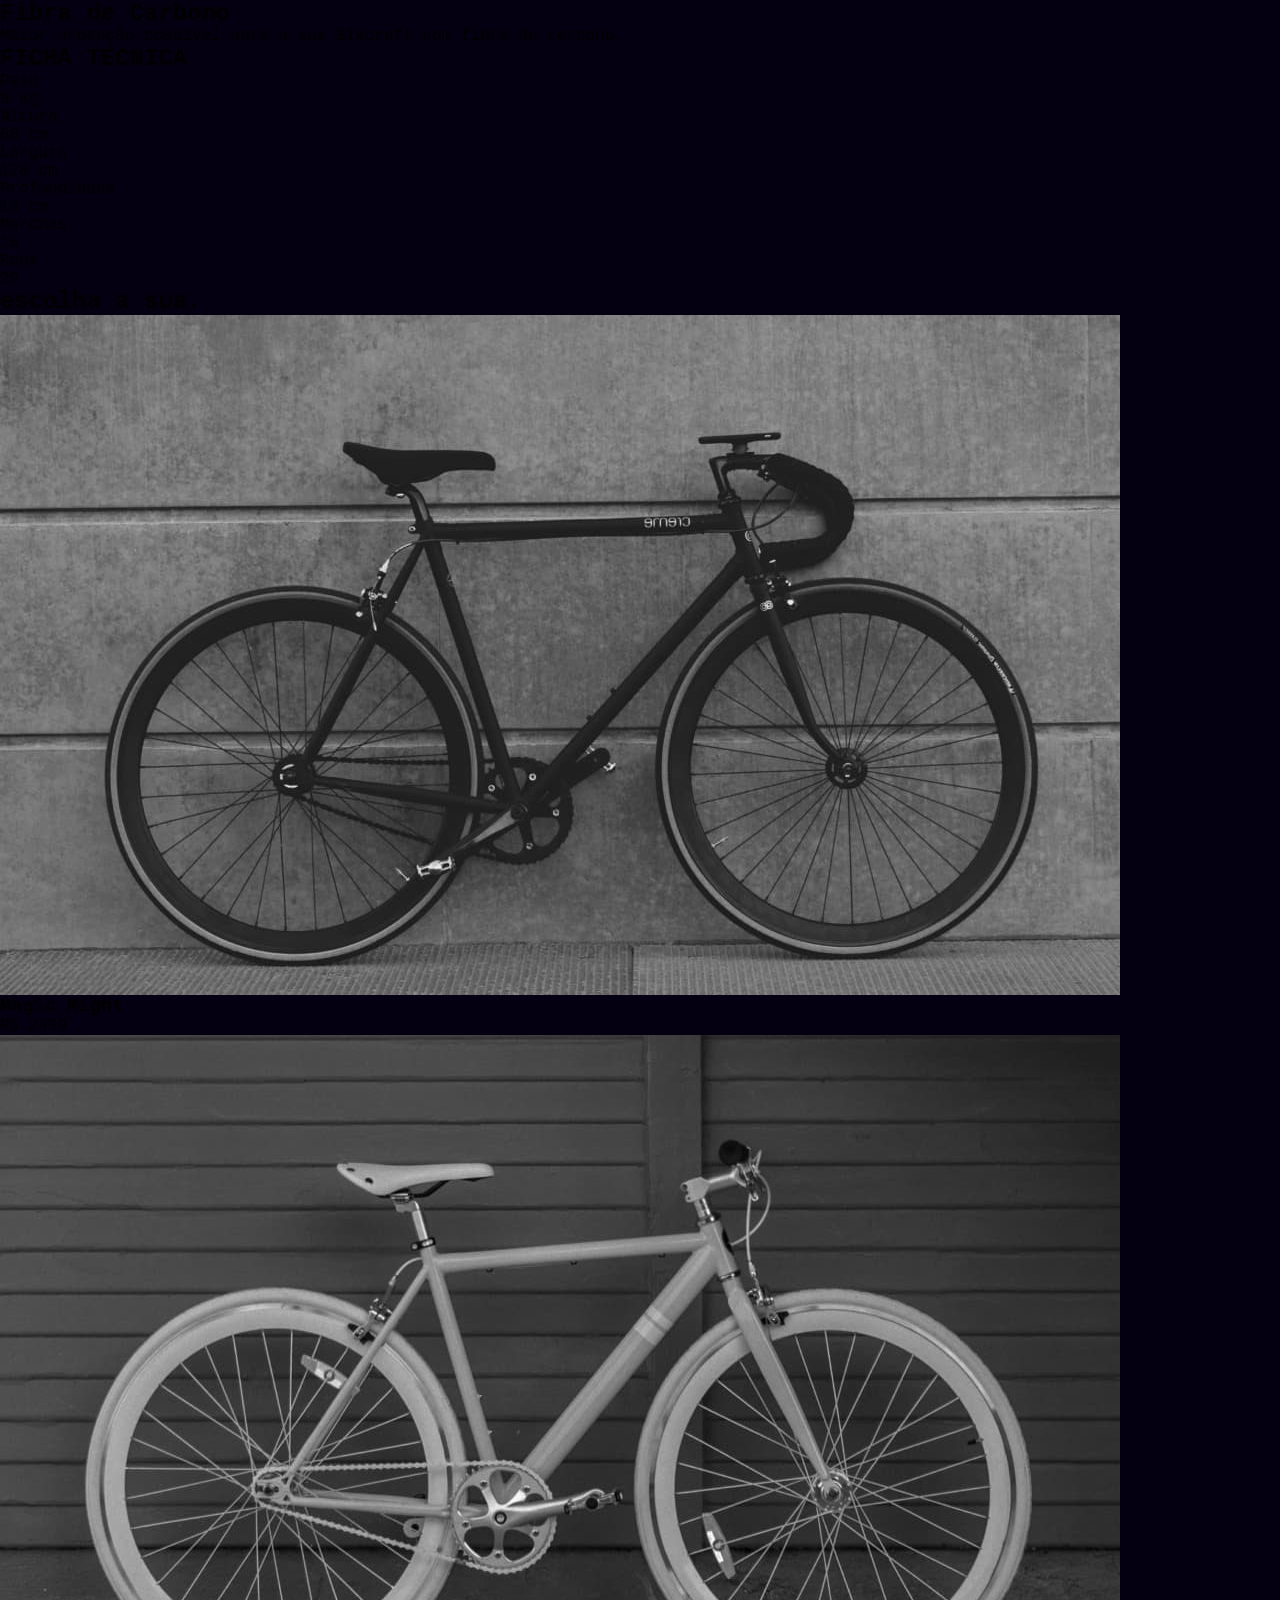
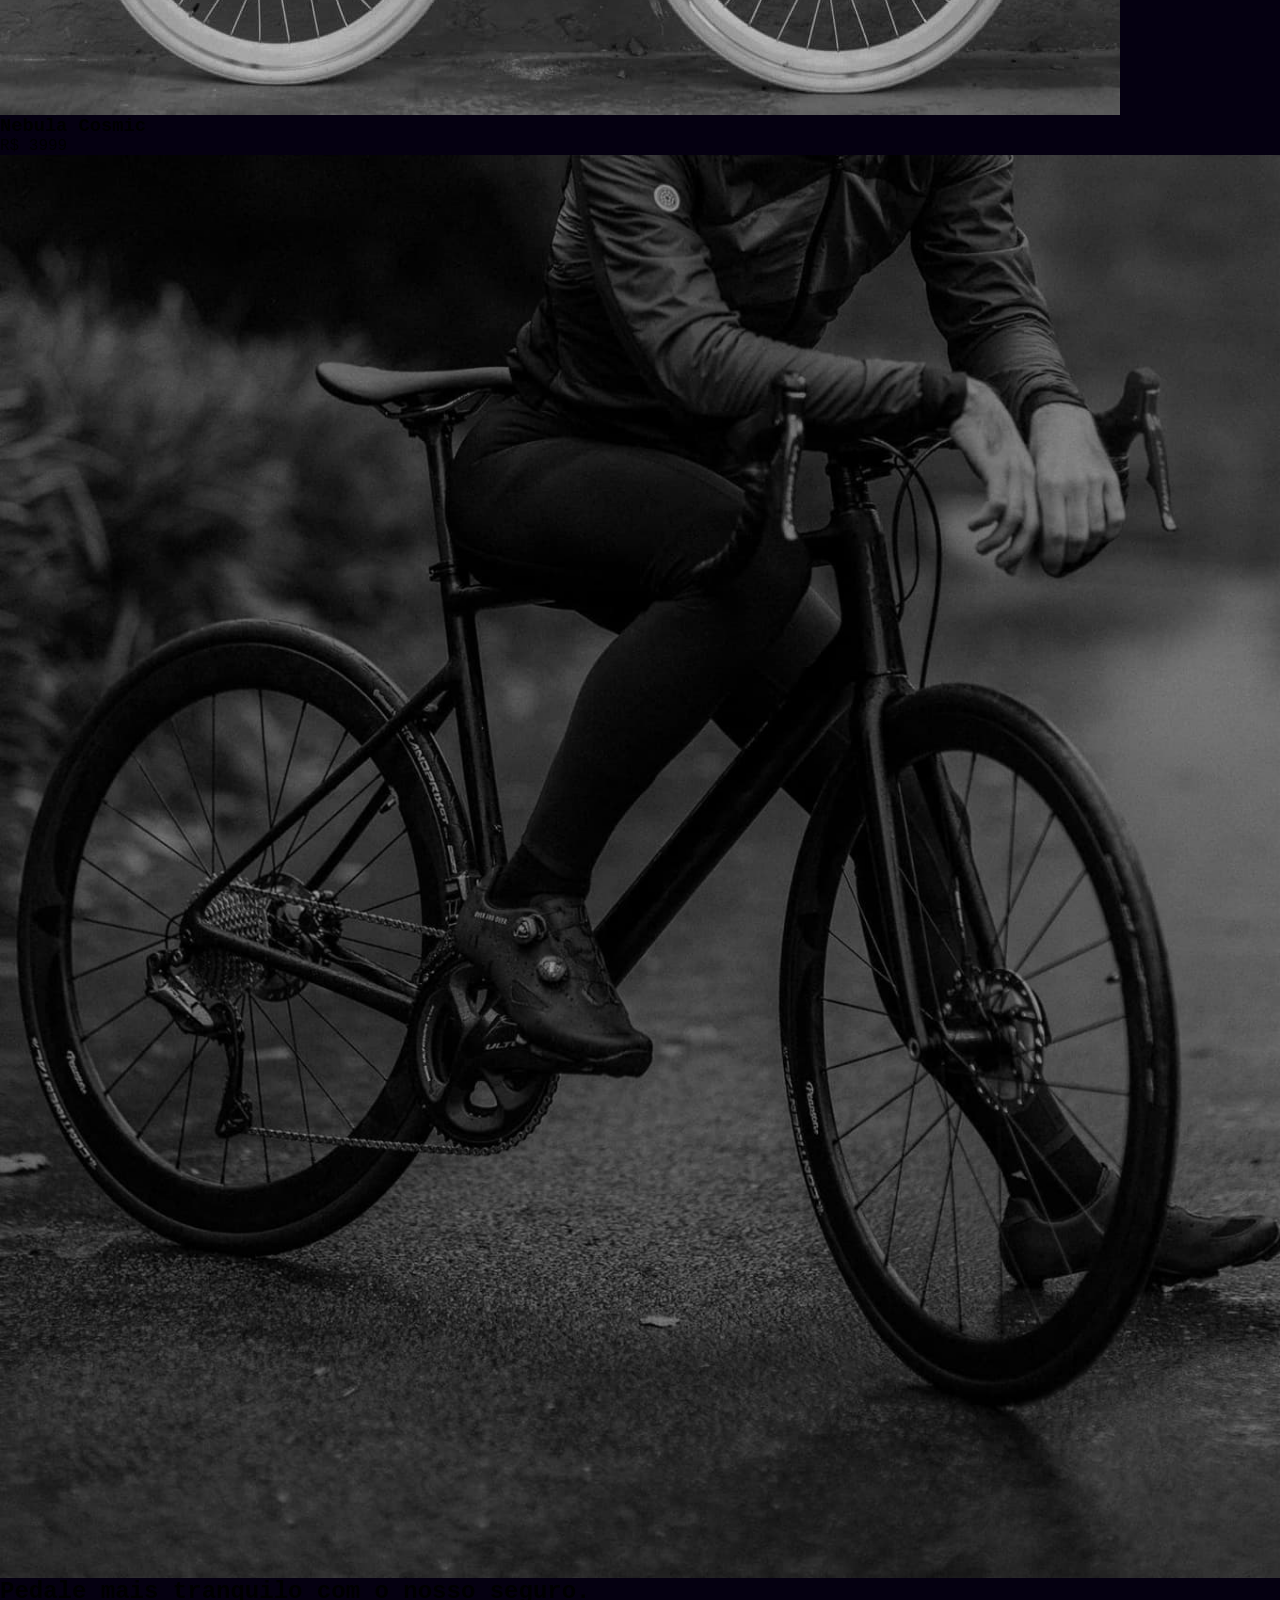
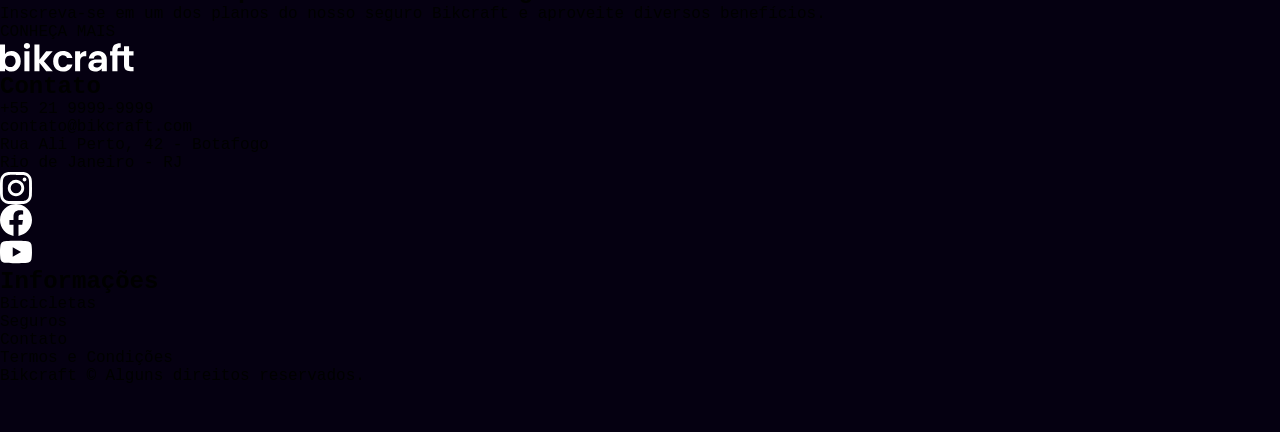
<file: bicicletas/ninbus.html>
<!DOCTYPE html>
<html lang="pt-br">

<head>
  <meta charset="UTF-8">
  <meta name="viewport" content="width=device-width, initial-scale=1.0">
  <meta name="description" content="Bicicletas Eletricas BikCraft">
  <link rel="shortcut icon" href="./favicon.svg" type="image/x-icon">
  <link rel="stylesheet" href="/css/style.css">
  <link rel="preconnect" href="https://fonts.googleapis.com">
  <link rel="preconnect" href="https://fonts.gstatic.com" crossorigin>
  <link href="https://fonts.googleapis.com/css2?family=Poppins:wght@400;600;700&family=Roboto:wght@400;500&display=swap" rel="stylesheet">
  <title>BikCraft</title>
</head>

<body>
  <header class="header-bg">
    <div class="header">
      <a href="/index.html"><img src="/img/bikcraft.svg" alt="bikcraft"></a>
      <nav aria-label="primaria">
        <ul class="header-menu menu-text p-400  ">
          <li><a href="/bicicletas.html">Bicicletas</a></li>
          <li><a href="/seguros.html">Seguros</a></li>
          <li><a href="/contato.html">Contato</a></li>
        </ul>
      </nav>
    </div>
  </header>
  <article aria-label="ninbus-stark">
    <div class="sobre-bicicleta-bg">
      <div class="sobre-bicicleta">
        <h2 class="f-36 r-400 cor-8">R$ 4999</h2>
        <h1 class="f-64 p-600 cor-w">Nimbus Stark<span class="detalhe">.</span></h1>
        <div class="sobre-bicicleta-info">
          <div class="sobre-bicicleta-img">
            <img class=" sobre-bicicleta-img-principal" src="/img/bicicleta/nimbus1.jpg" alt="">
            <a href="/bicicletas/magic.html"> <img src="/img/bicicleta/nimbus2.jpg" alt=""></a>
            <a href="/bicicletas/nebula.html"> <img src="/img/bicicleta/nimbus3.jpg" alt=""></a>
          </div>
          <div>
            <p class="r-500 f-24 cor-5">A Nimbus Stark é a melhor Bikcraft já criada pela nossa equipe. Ela vem equipada com os melhores acessórios, o que garante maior velocidade.</p>
            <div class="sobre-bicicleta-comprar">
              <a class="botao" href="">COMPRAR AGORA</a>
              <div>
                <span class="sobre-bicicleta-comprar-grid f-12 p-400 cor-6">
                  <img src="/img/icones/entrega.svg" alt="">
                  entrega em 5 dias</span>
              </div>
              <div>
                <span class="sobre-bicicleta-comprar-grid f-12 p-400 cor-6">
                  <img src="/img/icones/estoque.svg" alt="">
                  18 em estoque</span>
              </div>
            </div>
            <div class="sobre-bicicleta-informaçoes">
              <h2 class="p-400 f-12 cor-w texto-maiusculo">Informações</h2>
              <ul class="sobre-bicicleta-informaçoes-lista">
                <li>
                  <img src="/img/icones/eletrica.svg" alt="">
                  <h2 class="f-18 p-400 cor-w">Motor Elétrico</h2>
                  <p class="r-500 f-14 cor-5">Permite você viajar distâncias inimaginaveis com a sua bike.</p>
                </li>
                <li>
                  <img src="/img/icones/velocidade.svg" alt="">
                  <h2 class="f-18 p-400 cor-w">40 km/h</h2>
                  <p class="r-500 f-14 cor-5">A mais rápida bicicleta elétrica disponível hoje no mercado.</p>
                </li>
                <li>
                  <img src="/img/icones/rastreador.svg" alt="">
                  <h2 class="f-18 p-400 cor-w">Rastreador</h2>
                  <p class="r-500 f-14 cor-5">Rastreador e sistema anti-furto para garantir o seu sossego.</p>
                </li>
                <li>
                  <img src="/img/icones/eletrica.svg" alt="">
                  <h2 class="f-18 p-400 cor-w">Fibra de Carbono</h2>
                  <p class="r-500 f-14 cor-5">Maior proteção possível para a sua Bikcraft com fibra de carbono.</p>
                </li>
              </ul>
            </div>
            <div class="sobre-bicicleta-ficha-tecnica">
              <h2 class="p-400 f-12 cor-w texto-maiusculo">FICHA TÉCNICA</h2>
              <ul class="r-400 f-16 cor-4">
                <li>Peso</li>
                <span class="cor-6">9 kg</span>
                <li>Altura</li>
                <span class="cor-6">60 cm</span>
                <li>Largura</li>
                <span class="cor-6">120 cm</span>
                <li>Profundidade</li>
                <span class="cor-6">10 cm</span>
                <li>Marchas</li>
                <span class="cor-6">16</span>
                <li>Roda</li>
                <span class="cor-6">29</span>
              </ul>
            </div>
          </div>
        </div>
      </div>
    </div>
  </article>
  <article aria-label="escolha" class="escolha-bg">
    <h2 class="escolha-titulo f-64 p-600">escolha a sua<span class="detalhe">.</span></h2>
    <ul class="escolha">
      <li class="escolha-item">
        <a href="/bicicletas/magic.html">
          <img src="/img/bicicletas/magic.jpg" alt="">
          <div class="escolha-item-info">
            <h3 class="f-32 cor-11 p-600">Magic Might</h3>
            <span class="f-18 cor-8 r-400">R$ 2499</span>
          </div>
        </a>
      </li>
      <li class="escolha-item">
        <a href="/bicicletas/nebula.html">
          <img src="/img/bicicletas/nebula.jpg" alt="">
          <div class="escolha-item-info">
            <h3 class="f-32 cor-11 p-600">Nebula Cosmic</h3>
            <span class="f-18 cor-8 r-400">R$ 3999</span>
          </div>
        </a>
      </li>
    </ul>
  </article>
  <article aria-label="Pedale Com Seugro" class="pedale-seguro-bg">
    <div class="pedale-seguro">
      <img src="/img/fotos/seguros.jpg" alt="">
      <div class="pedale-seguro-info">
        <h1 class=" f-64 p-600 cor-w">Pedale mais tranquilo com o nosso <span class="detalhe">seguro.</span></h1>
        <p class="r-400 f-24 cor-5">Inscreva-se em um dos planos do nosso seguro Bikcraft e aproveite diversos benefícios.</p>
        <a class="botao" href="/seguros.html">CONHEÇA MAIS</a>
      </div>
    </div>
  </article>
  <footer class="footer-bg">
    <div class="footer">
      <a class="footer-img" href="./"><img src="/img/bikcraft.svg" alt="bikcraft"></a>
      <div class="footer-contato">
        <h2 class="f-24 cor-w p-400">Contato</h2>
        <ul class="contato-lista f-18  r-500">
          <li><a class="cor-5" href="/">+55 21 9999-9999</li></a>
          <li><a class="cor-5" href="/">contato@bikcraft.com</li></a>
          <li><a class="cor-5" href="/">Rua Ali Perto, 42 - Botafogo</li></a>
          <li><a class="cor-5" href="/">Rio de Janeiro - RJ</li></a>
        </ul>
        <ul class="footer-redes">
          <li><a href="./"><img src="/img/redes/instagram.svg" alt="instagram"></a></li>
          <li><a href="./"><img src="/img/redes/facebook.svg" alt="facebook"></a></li>
          <li><a href="./"><img src="/img/redes/youtube.svg" alt="youtube"></a></li>
        </ul>
      </div>
      <div class="footer-Informações">
        <h2 class="f-24 cor-w p-400">Informações</h2>
        <ul class="f-18  r-500">
          <li><a class="cor-5" href="/bicicletas.html">Bicicletas</a></li>
          <li><a class="cor-5" href="/seguros">Seguros</a></li>
          <li><a class="cor-5" href="/contato">Contato</a></li>
          <li><a class="cor-5" href="/termos">Termos e Condições</a></li>
        </ul>
      </div>
    </div>
    <p class="direitos f-18 cor-6  r-400">Bikcraft © Alguns direitos reservados.</p>
  </footer>
</body>

</html>
</file>
<file: css/style.css>
@import "./global.css";
@import "./header.css";
@import "./main.css";
@import "./habilidades.css";
</file>
